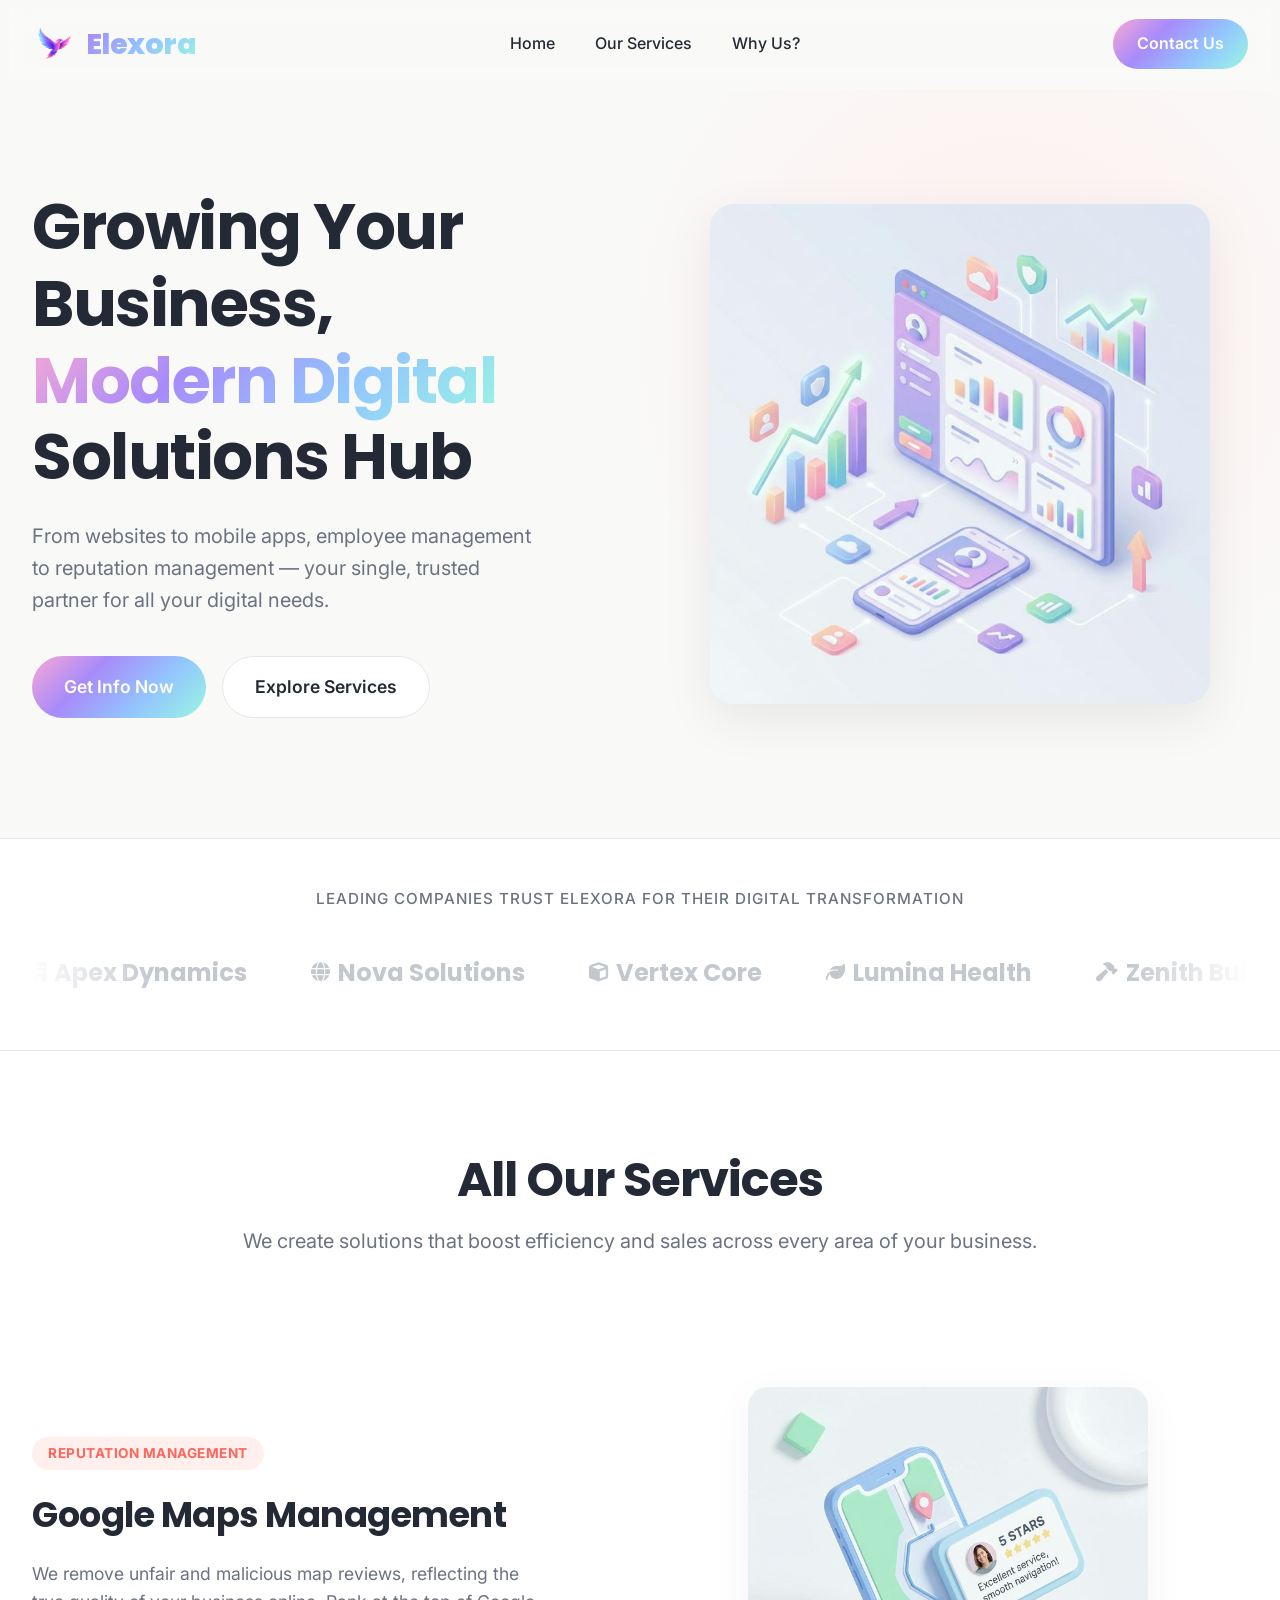
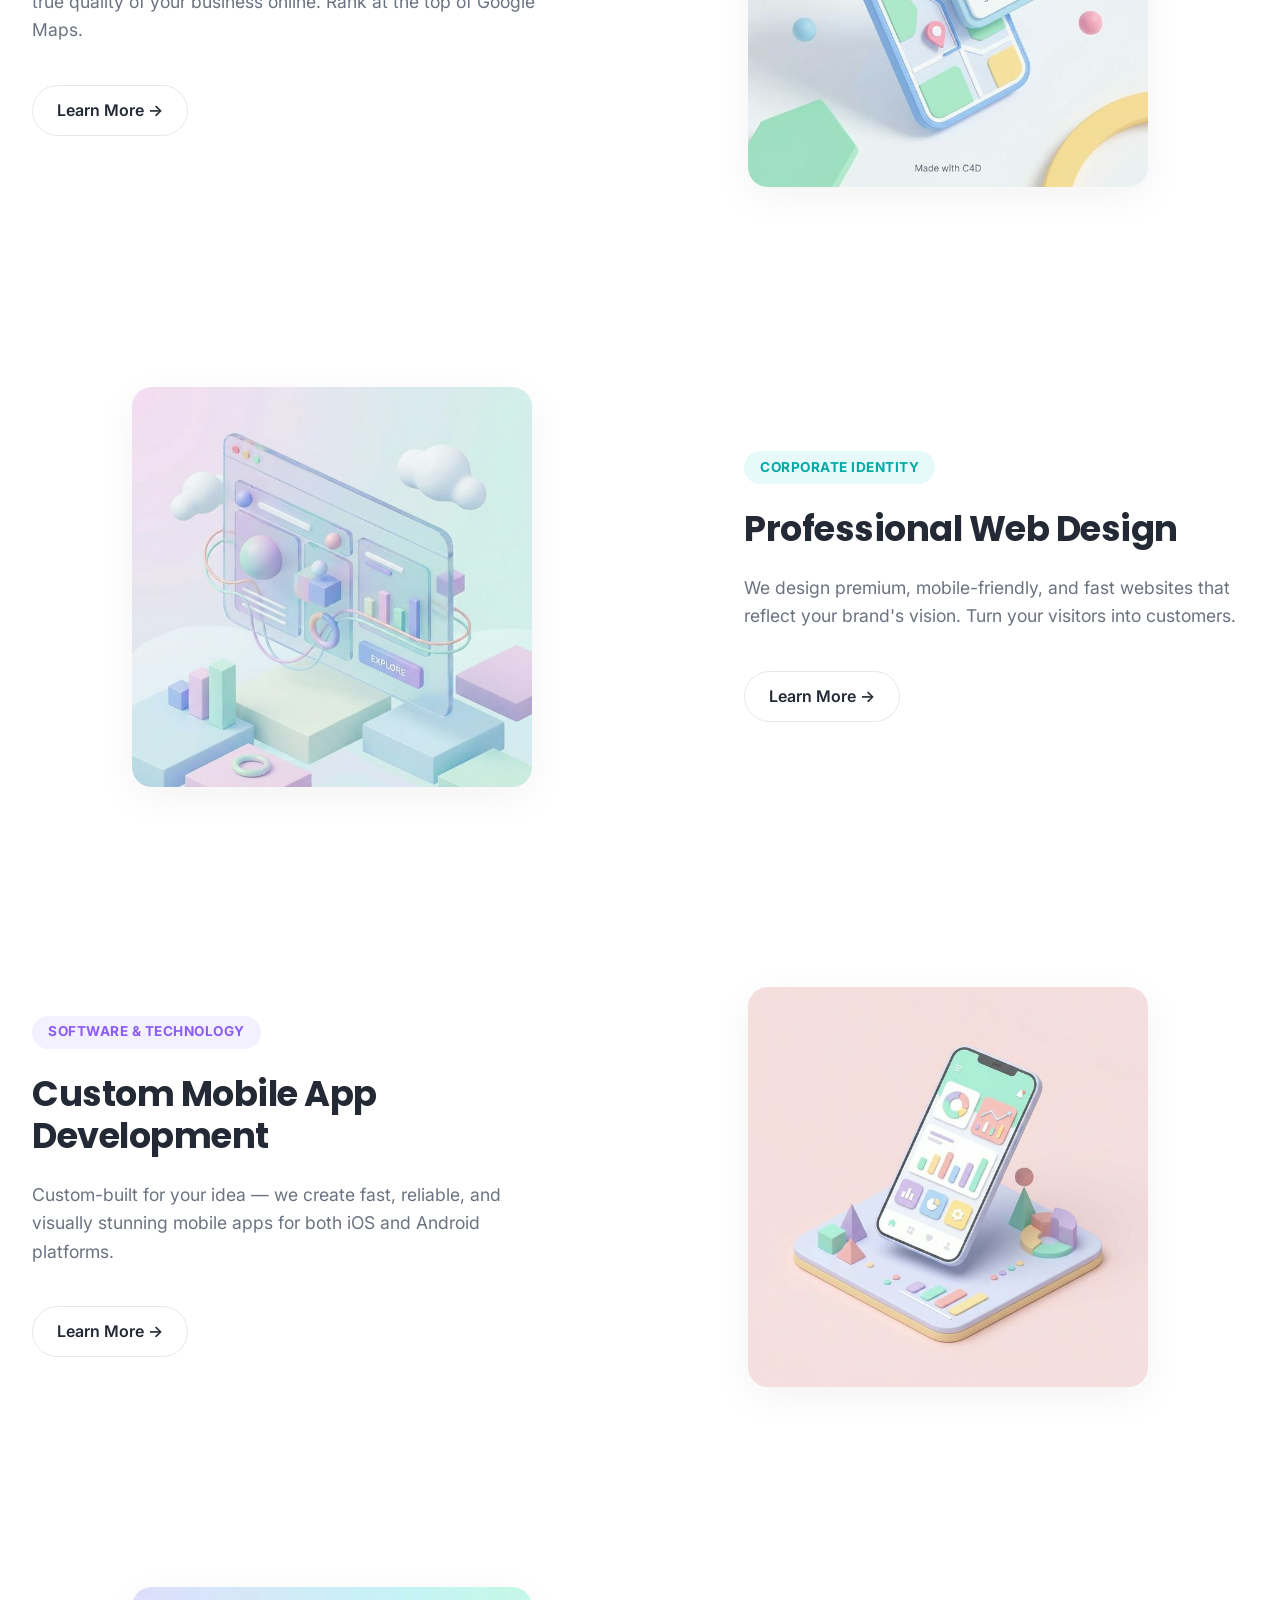
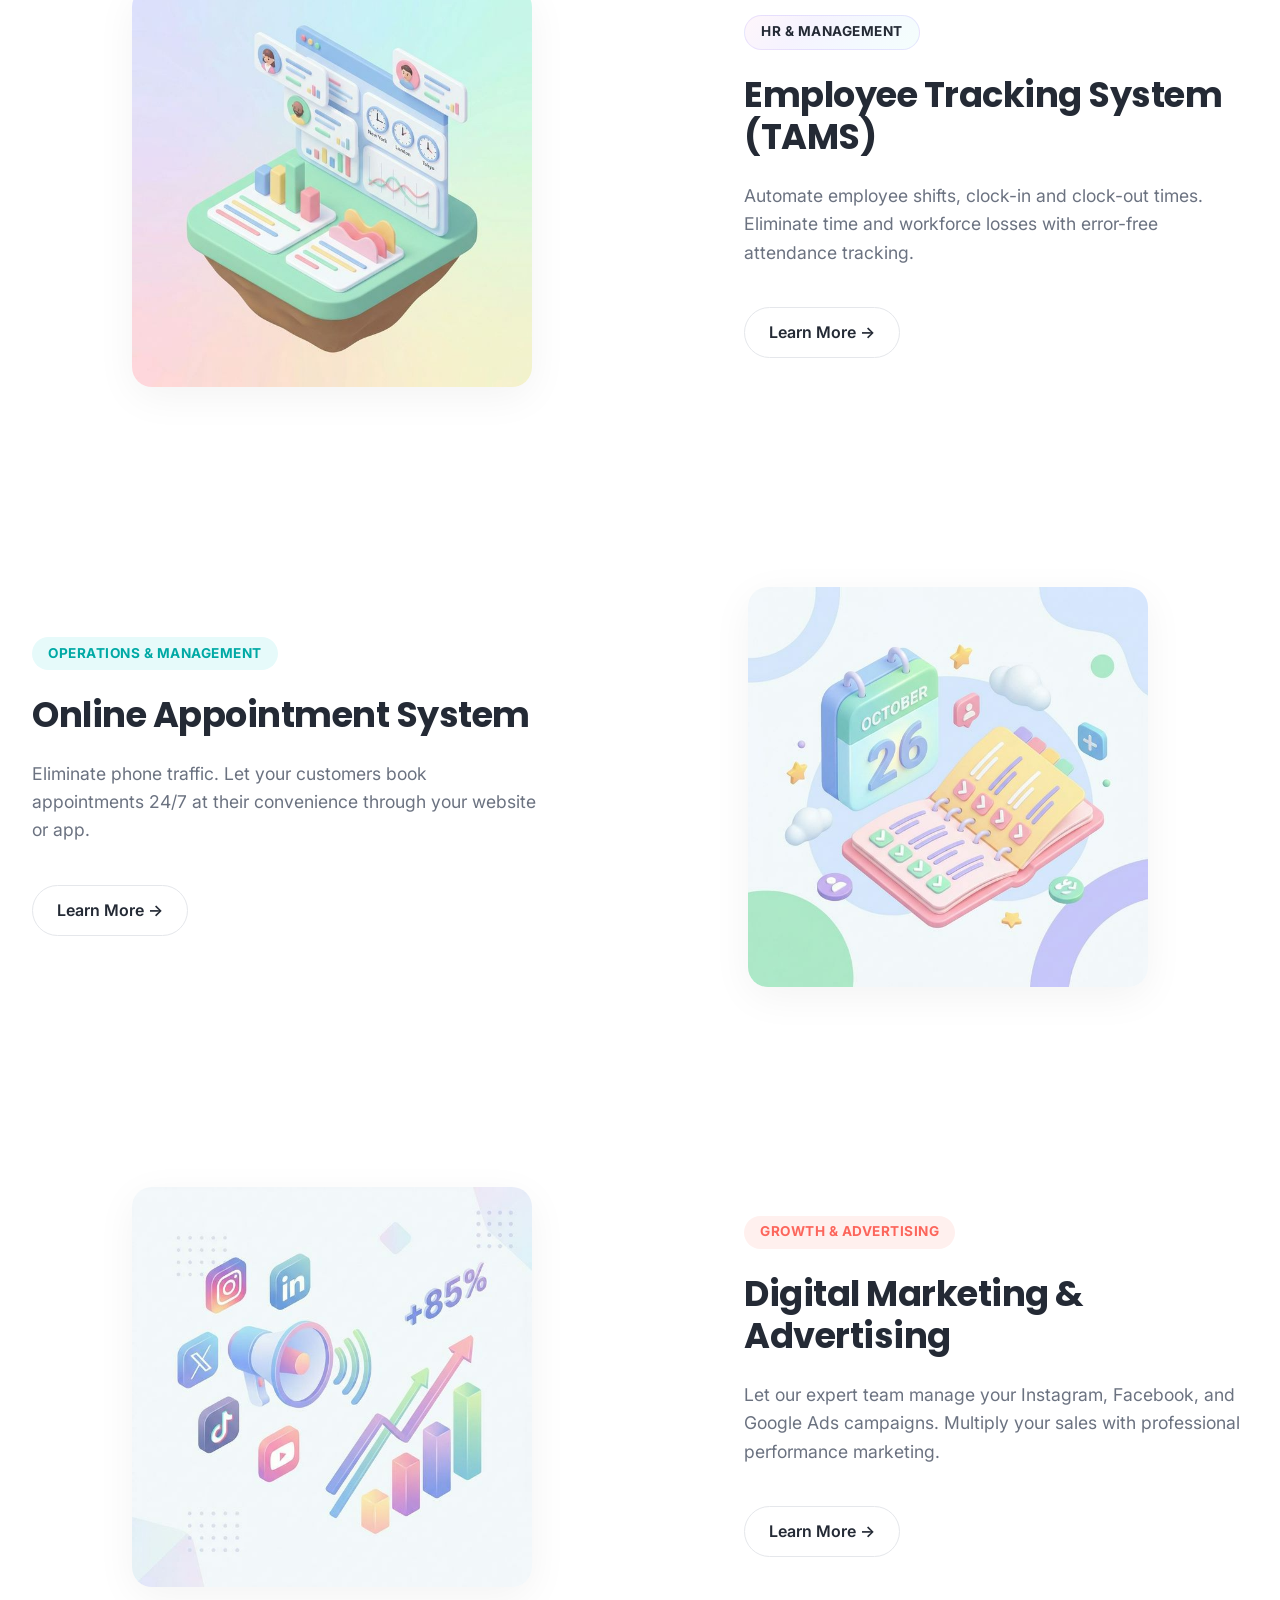
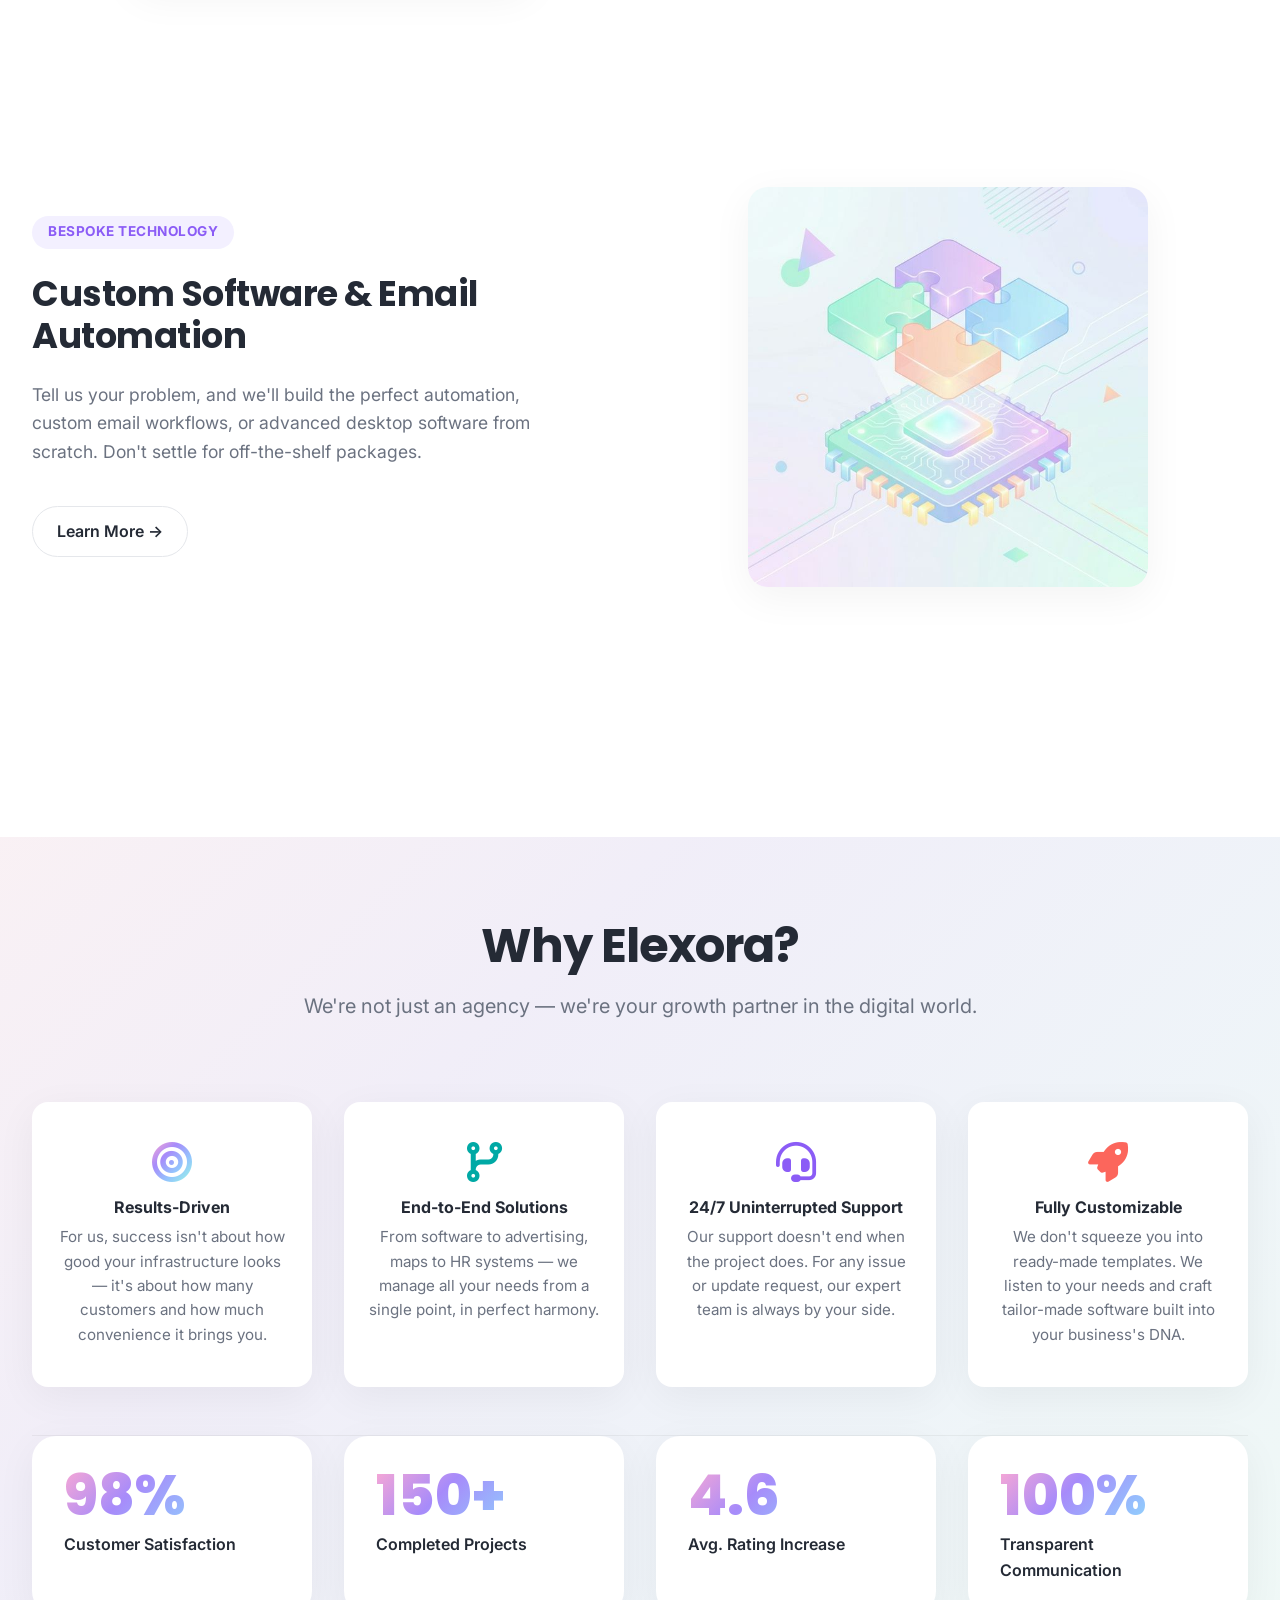
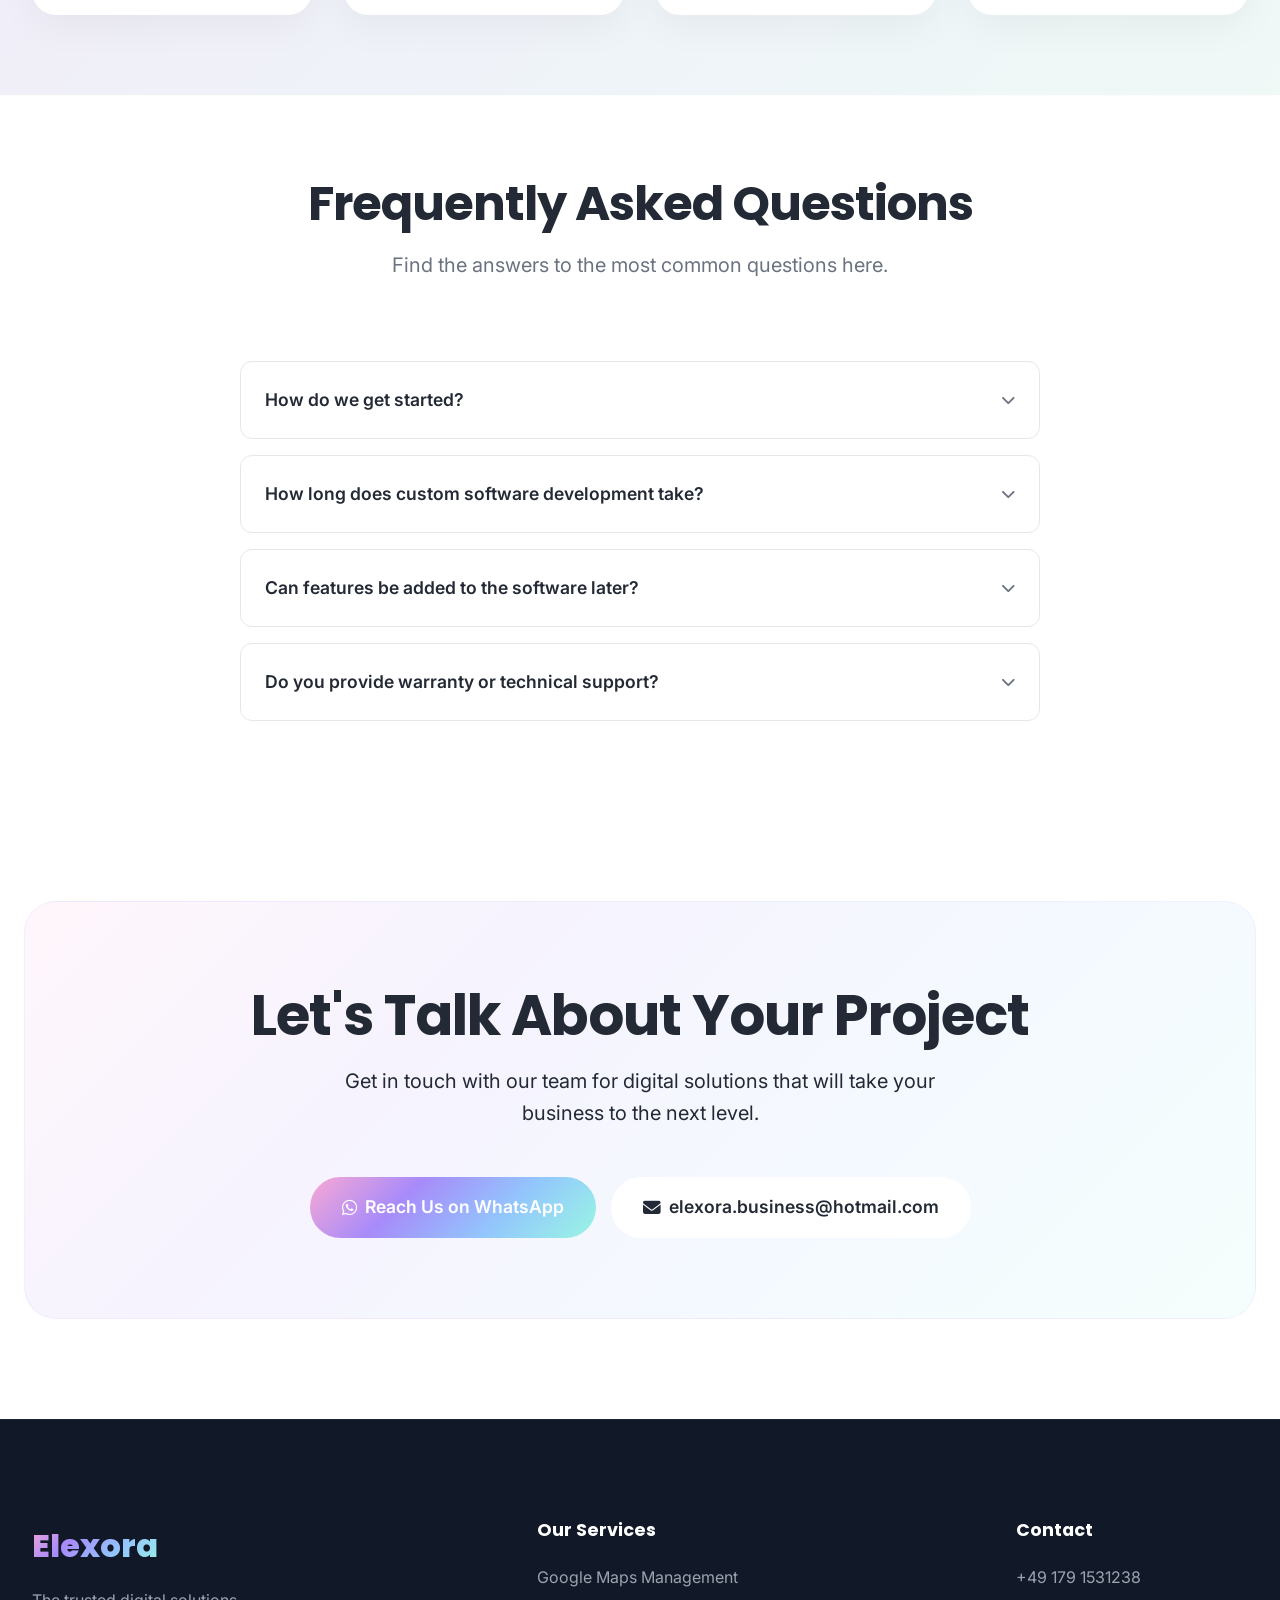
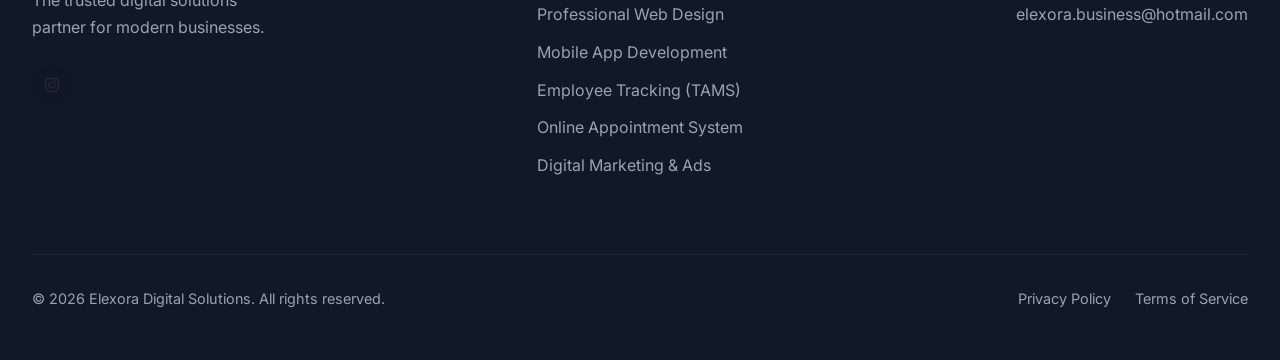
<file: index.html>
<!DOCTYPE html>
<html lang="en">

<head>
    <meta charset="UTF-8">
    <meta name="viewport" content="width=device-width, initial-scale=1.0">
    <meta name="google-site-verification" content="dcq_MFGlQkzLnc9Nci7_webc451wx24EDhbPxypkIJM" />
    <title>Elexora | Digital Solutions for Modern Businesses</title>
    <meta name="description"
        content="Elexora - Digital Solutions for Modern Businesses. Professional web design, mobile apps, Google Maps management and HR solutions.">
    <meta property="og:title" content="Elexora | Digital Solutions for Modern Businesses">
    <meta property="og:description"
        content="Digital Solutions for Modern Businesses. Professional web design, mobile apps, Google Maps management and HR solutions.">
    <meta property="og:image" content="https://elexora.org/images/icon.png">
    <meta property="og:url" content="https://elexora.org">
    <meta property="og:type" content="website">
    <!-- Google Fonts: Poppins for Headings, Inter for Body -->
    <link rel="preconnect" href="https://fonts.googleapis.com">
    <link rel="preconnect" href="https://fonts.gstatic.com" crossorigin>
    <link
        href="https://fonts.googleapis.com/css2?family=Inter:wght@400;500;600&family=Poppins:wght@500;600;700;800&display=swap"
        rel="stylesheet">
    <!-- Font Awesome -->
    <link rel="stylesheet" href="https://cdnjs.cloudflare.com/ajax/libs/font-awesome/6.4.0/css/all.min.css">
    <link rel="stylesheet" href="styles.css">
    <!-- Favicon -->
    <link rel="icon" type="image/x-icon" href="images/favicon.ico">
    <link rel="icon" type="image/png" sizes="32x32" href="images/icon.png">
    <link rel="icon" type="image/png" sizes="16x16" href="images/icon.png">
    <link rel="apple-touch-icon" sizes="180x180" href="images/icon.png">
    <link rel="shortcut icon" href="images/favicon.ico">
</head>

<body>

    <!-- Notification Top Bar -->
    <!-- Navigation -->
    <header class="navbar" id="navbar">
        <div class="container">
            <a href="index.html" class="logo"><img src="images/icon.png" alt="Elexora Logo"> Elexora</a>
            <nav class="nav-links">
                <a href="#home">Home</a>
                <a href="#services">Our Services</a>
                <a href="#why-us">Why Us?</a>
            </nav>
            <div class="nav-actions">
                <a href="#contact" class="btn btn-primary">Contact Us</a>
                <div class="mobile-menu-btn"><i class="fas fa-bars"></i></div>
            </div>
        </div>
    </header>

    <!-- Hero Section -->
    <section id="home" class="hero">
        <div class="hero-bg-accent"></div>
        <div class="container">
            <div class="hero-content">
                <div class="hero-text fade-in-up">
                    <h1>Growing Your Business,<br><span>Modern Digital</span> Solutions Hub
                    </h1>
                    <p>From websites to mobile apps, employee management to reputation
                        management — your single, trusted
                        partner for all your digital needs.</p>
                    <div class="hero-buttons">
                        <a href="https://wa.me/491791531238" target="_blank" class="btn btn-primary btn-large">Get
                            Info Now</a>
                        <a href="#services" class="btn btn-secondary btn-large">Explore
                            Services</a>
                    </div>
                </div>
                <!-- Main Hero Graphic -->
                <div class="hero-graphic fade-in-up delay-1"
                    style="display: flex; align-items: center; justify-content: center;">
                    <img src="images/hero_main.png" alt="Digital Solutions Hub"
                        style="width: 100%; max-width: 500px; border-radius: 24px; box-shadow: var(--shadow-hover);">
                </div>
            </div>
        </div>
    </section>

    <!-- Trusted By / Logos Section -->
    <section class="trusted-by">
        <div class="container" style="overflow: hidden;">
            <p>Leading companies trust Elexora for their digital transformation</p>
            <div class="marquee-wrapper">
                <div class="marquee-content">
                    <span class="logo-item"><i class="fas fa-building"></i> Apex Dynamics</span>
                    <span class="logo-item"><i class="fas fa-globe"></i> Nova Solutions</span>
                    <span class="logo-item"><i class="fas fa-cube"></i> Vertex Core</span>
                    <span class="logo-item"><i class="fas fa-leaf"></i> Lumina Health</span>
                    <span class="logo-item"><i class="fas fa-hammer"></i> Zenith Build</span>
                    <span class="logo-item"><i class="fas fa-truck"></i> Echo Logistics</span>
                    <!-- Duplicate for infinite scroll -->
                    <span class="logo-item" aria-hidden="true"><i class="fas fa-building"></i> Apex Dynamics</span>
                    <span class="logo-item" aria-hidden="true"><i class="fas fa-globe"></i> Nova Solutions</span>
                    <span class="logo-item" aria-hidden="true"><i class="fas fa-cube"></i> Vertex Core</span>
                    <span class="logo-item" aria-hidden="true"><i class="fas fa-leaf"></i> Lumina Health</span>
                    <span class="logo-item" aria-hidden="true"><i class="fas fa-hammer"></i> Zenith Build</span>
                    <span class="logo-item" aria-hidden="true"><i class="fas fa-truck"></i> Echo Logistics</span>
                </div>
            </div>
        </div>
    </section>

    <!-- Services Section -->
    <section id="services" class="services-wrapper">
        <div class="container">
            <div class="section-title text-center fade-in-up">
                <h2>All Our Services</h2>
                <p>We create solutions that boost efficiency and sales across every area
                    of your business.</p>
            </div>

            <!-- Feature 1: Maps Management -->
            <div class="feature-row">
                <div class="feature-text pr-5 fade-in-up">
                    <span class="tag tag-coral">Reputation Management</span>
                    <h3>Google Maps Management</h3>
                    <p>We remove unfair and malicious map reviews, reflecting the true quality
                        of your business online.
                        Rank at the top of Google Maps.</p>
                    <a href="harita-yonetimi.html" class="btn btn-secondary mt-3">Learn More
                        &rarr;</a>
                </div>
                <div class="feature-image fade-in-up delay-1">
                    <!-- Embedded Generated Image (Replace src with generated artifact path) -->
                    <img src="images/service_maps.png" alt="Google Maps Management"
                        style="width: 100%; max-width: 400px; border-radius: 20px; box-shadow: var(--shadow-soft);">
                </div>
            </div>

            <!-- Feature 2: Web Design -->
            <div class="feature-row reverse">
                <div class="feature-text pl-5 fade-in-up">
                    <span class="tag tag-teal">Corporate Identity</span>
                    <h3>Professional Web Design</h3>
                    <p>We design premium, mobile-friendly, and fast websites that reflect your
                        brand's vision. Turn your
                        visitors into customers.</p>
                    <a href="web-tasarim.html" class="btn btn-secondary mt-3">Learn More
                        &rarr;</a>
                </div>
                <div class="feature-image fade-in-up delay-1">
                    <img src="images/service_web.png" alt="Web Design Tool"
                        style="width: 100%; max-width: 400px; border-radius: 20px; box-shadow: var(--shadow-soft);">
                </div>
            </div>

            <!-- Feature 3: Mobile App -->
            <div class="feature-row">
                <div class="feature-text pr-5 fade-in-up">
                    <span class="tag tag-purple">Software & Technology</span>
                    <h3>Custom Mobile App Development</h3>
                    <p>Custom-built for your idea — we create fast, reliable, and visually
                        stunning mobile apps for both
                        iOS and Android platforms.</p>
                    <a href="mobil-uygulama.html" class="btn btn-secondary mt-3">Learn More
                        &rarr;</a>
                </div>
                <div class="feature-image fade-in-up delay-1">
                    <img src="images/service_mobile.png" alt="Mobile App Development"
                        style="width: 100%; max-width: 400px; border-radius: 20px; box-shadow: var(--shadow-soft);">
                </div>
            </div>

            <!-- Feature 4: Employee Tracking -->
            <div class="feature-row reverse">
                <div class="feature-text pl-5 fade-in-up">
                    <span class="tag tag-brand">HR & Management</span>
                    <h3>Employee Tracking System (TAMS)</h3>
                    <p>Automate employee shifts, clock-in and clock-out times. Eliminate time
                        and workforce losses with
                        error-free attendance tracking.</p>
                    <a href="personel-takip.html" class="btn btn-secondary mt-3">Learn More
                        &rarr;</a>
                </div>
                <div class="feature-image fade-in-up delay-1">
                    <img src="images/service_hr.png" alt="Employee Tracking Dashboard"
                        style="width: 100%; max-width: 400px; border-radius: 20px; box-shadow: var(--shadow-soft);">
                </div>
            </div>

            <!-- Feature 5: Appointment System -->
            <div class="feature-row">
                <div class="feature-text pr-5 fade-in-up">
                    <span class="tag tag-teal">Operations & Management</span>
                    <h3>Online Appointment System</h3>
                    <p>Eliminate phone traffic. Let your customers book appointments 24/7 at
                        their convenience through
                        your website or app.</p>
                    <a href="randevu-sistemi.html" class="btn btn-secondary mt-3">Learn More
                        &rarr;</a>
                </div>
                <div class="feature-image fade-in-up delay-1">
                    <img src="images/service_calendar.png" alt="Appointment Calendar"
                        style="width: 100%; max-width: 400px; border-radius: 20px; box-shadow: var(--shadow-soft);">
                </div>
            </div>

            <!-- Feature 6: Digital Marketing -->
            <div class="feature-row reverse">
                <div class="feature-text pl-5 fade-in-up">
                    <span class="tag tag-coral">Growth & Advertising</span>
                    <h3>Digital Marketing & Advertising</h3>
                    <p>Let our expert team manage your Instagram, Facebook, and Google Ads
                        campaigns. Multiply your
                        sales
                        with professional performance marketing.</p>
                    <a href="dijital-pazarlama.html" class="btn btn-secondary mt-3">Learn
                        More &rarr;</a>
                </div>
                <div class="feature-image fade-in-up delay-1">
                    <img src="images/service_marketing.png" alt="Digital Marketing Analytics" id="marketing-img"
                        style="width: 100%; max-width: 400px; border-radius: 20px; box-shadow: var(--shadow-soft);">
                </div>
            </div>

            <!-- Feature 7: Custom Software -->
            <div class="feature-row">
                <div class="feature-text pr-5 fade-in-up">
                    <span class="tag tag-purple">Bespoke Technology</span>
                    <h3>Custom Software & Email Automation</h3>
                    <p>Tell us your problem, and we'll build the perfect automation, custom
                        email workflows, or advanced
                        desktop software from scratch. Don't settle for off-the-shelf packages.</p>
                    <a href="ozel-yazilim.html" class="btn btn-secondary mt-3">Learn More
                        &rarr;</a>
                </div>
                <div class="feature-image fade-in-up delay-1">
                    <img src="images/service_custom_software.png" alt="Custom Software Development"
                        id="custom-software-img"
                        style="width: 100%; max-width: 400px; border-radius: 20px; box-shadow: var(--shadow-soft);">
                </div>
            </div>

        </div>
    </section>

    <!-- Expanded Why Us Section -->
    <section id="why-us" class="stats-section bg-brand-soft" style="padding: 5rem 0;">
        <div class="container">
            <div class="section-title text-center fade-in-up">
                <h2>Why Elexora?</h2>
                <p>We're not just an agency — we're your growth partner in the digital world.
                </p>
            </div>
            <div class="grid"
                style="display: grid; grid-template-columns: repeat(auto-fit, minmax(250px, 1fr)); gap: 2rem; margin-top: 3rem;">
                <!-- Reason 1 -->
                <div class="why-card fade-in-up"
                    style="background: white; border-radius: 16px; box-shadow: var(--shadow-soft); text-align: center; padding: 2.5rem 1.5rem;">
                    <i class="fas fa-bullseye"
                        style="font-size: 2.5rem; background: var(--color-brand-gradient); -webkit-background-clip: text; -webkit-text-fill-color: transparent; background-clip: text; margin-bottom: 1rem;"></i>
                    <h4 style="font-family: var(--font-heading); margin-bottom: 0.5rem;">
                        Results-Driven</h4>
                    <p style="color: var(--color-text-muted); font-size: 0.95rem; margin: 0;">
                        For us, success isn't
                        about how good your infrastructure looks — it's about how many customers and how much
                        convenience it brings you.
                    </p>
                </div>
                <!-- Reason 2 -->
                <div class="why-card fade-in-up delay-1"
                    style="background: white; border-radius: 16px; box-shadow: var(--shadow-soft); text-align: center; padding: 2.5rem 1.5rem;">
                    <i class="fas fa-code-branch"
                        style="font-size: 2.5rem; color: var(--text-teal); margin-bottom: 1rem;"></i>
                    <h4 style="font-family: var(--font-heading); margin-bottom: 0.5rem;">
                        End-to-End Solutions</h4>
                    <p style="color: var(--color-text-muted); font-size: 0.95rem; margin: 0;">
                        From software to
                        advertising, maps to HR systems — we manage all your needs from a single point, in perfect
                        harmony.
                    </p>
                </div>
                <!-- Reason 3 -->
                <div class="why-card fade-in-up delay-2"
                    style="background: white; border-radius: 16px; box-shadow: var(--shadow-soft); text-align: center; padding: 2.5rem 1.5rem;">
                    <i class="fas fa-headset"
                        style="font-size: 2.5rem; color: var(--text-purple); margin-bottom: 1rem;"></i>
                    <h4 style="font-family: var(--font-heading); margin-bottom: 0.5rem;">24/7
                        Uninterrupted Support</h4>
                    <p style="color: var(--color-text-muted); font-size: 0.95rem; margin: 0;">
                        Our support doesn't end
                        when the project does. For any issue or update request, our expert team is always by your
                        side.</p>
                </div>
                <!-- Reason 4 -->
                <div class="why-card fade-in-up delay-3"
                    style="background: white; border-radius: 16px; box-shadow: var(--shadow-soft); text-align: center; padding: 2.5rem 1.5rem;">
                    <i class="fas fa-rocket"
                        style="font-size: 2.5rem; color: var(--text-coral); margin-bottom: 1rem;"></i>
                    <h4 style="font-family: var(--font-heading); margin-bottom: 0.5rem;">
                        Fully Customizable</h4>
                    <p style="color: var(--color-text-muted); font-size: 0.95rem; margin: 0;">
                        We don't squeeze you into
                        ready-made templates. We listen to your needs and craft tailor-made software built into your
                        business's DNA.</p>
                </div>
            </div>

            <div class="stats-grid mt-5 pt-5" style="border-top: 1px solid rgba(0,0,0,0.05);">
                <div class="stat-item fade-in-up">
                    <span class="stat-number">98%</span>
                    <p>Customer Satisfaction</p>
                </div>
                <div class="stat-item fade-in-up delay-1">
                    <span class="stat-number">150+</span>
                    <p>Completed Projects</p>
                </div>
                <div class="stat-item fade-in-up delay-2">
                    <span class="stat-number">4.6</span>
                    <p>Avg. Rating Increase</p>
                </div>
                <div class="stat-item fade-in-up delay-3">
                    <span class="stat-number">100%</span>
                    <p>Transparent Communication</p>
                </div>
            </div>
        </div>
    </section>

    <!-- FAQ Section -->
    <section id="faq" style="padding: 5rem 0; background: white;">
        <div class="container">
            <div class="section-title text-center fade-in-up">
                <h2>Frequently Asked Questions</h2>
                <p>Find the answers to the most common questions here.</p>
            </div>
            <div class="faq-container"
                style="max-width: 800px; margin: 3rem auto 0; display: flex; flex-direction: column; gap: 1rem;">

                <details class="faq-item"
                    style="background: var(--bg-card); border-radius: 12px; padding: 1.5rem; cursor: pointer; border: 1px solid #E5E7EB;">
                    <summary
                        style="font-family: var(--font-heading); font-weight: 600; font-size: 1.1rem; outline: none; list-style: none; display: flex; justify-content: space-between; align-items: center;">
                        How do we get started? <i class="fas fa-chevron-down"
                            style="color: var(--color-text-muted); font-size: 0.9rem;"></i></summary>
                    <p style="margin-top: 1rem; color: var(--color-text-muted); line-height: 1.6;">First, we listen to
                        you and conduct a free analysis meeting (online or face-to-face). After understanding your
                        challenges, we present a roadmap with the most suitable solutions and budget. Once approved, we
                        get to work immediately.</p>
                </details>

                <details class="faq-item"
                    style="background: var(--bg-card); border-radius: 12px; padding: 1.5rem; cursor: pointer; border: 1px solid #E5E7EB;">
                    <summary
                        style="font-family: var(--font-heading); font-weight: 600; font-size: 1.1rem; outline: none; list-style: none; display: flex; justify-content: space-between; align-items: center;">
                        How long does custom software development take? <i class="fas fa-chevron-down"
                            style="color: var(--color-text-muted); font-size: 0.9rem;"></i></summary>
                    <p style="margin-top: 1rem; color: var(--color-text-muted); line-height: 1.6;">While it varies
                        depending on the scope, simple integrations take 1-2 weeks, and more comprehensive automation or
                        CRM/TAMS panels are completed in 4-8 weeks. We provide a clear timeline during the planning
                        phase.</p>
                </details>

                <details class="faq-item"
                    style="background: var(--bg-card); border-radius: 12px; padding: 1.5rem; cursor: pointer; border: 1px solid #E5E7EB;">
                    <summary
                        style="font-family: var(--font-heading); font-weight: 600; font-size: 1.1rem; outline: none; list-style: none; display: flex; justify-content: space-between; align-items: center;">
                        Can features be added to the software later? <i class="fas fa-chevron-down"
                            style="color: var(--color-text-muted); font-size: 0.9rem;"></i></summary>
                    <p style="margin-top: 1rem; color: var(--color-text-muted); line-height: 1.6;">Absolutely.
                        All systems we develop have a modular and scalable architecture. As your business grows or new
                        needs arise, we can quickly integrate new features into your software.
                    </p>
                </details>

                <details class="faq-item"
                    style="background: var(--bg-card); border-radius: 12px; padding: 1.5rem; cursor: pointer; border: 1px solid #E5E7EB;">
                    <summary
                        style="font-family: var(--font-heading); font-weight: 600; font-size: 1.1rem; outline: none; list-style: none; display: flex; justify-content: space-between; align-items: center;">
                        Do you provide warranty or technical support? <i class="fas fa-chevron-down"
                            style="color: var(--color-text-muted); font-size: 0.9rem;"></i></summary>
                    <p style="margin-top: 1rem; color: var(--color-text-muted); line-height: 1.6;">All of our
                        coded software products are covered under a 1-year warranty against any bugs or system
                        errors.</p>
                </details>
            </div>
        </div>
    </section>

    <!-- CTA Section -->
    <section id="contact" class="bottom-cta">
        <div class="container text-center px-4">
            <div class="cta-inner fade-in-up">
                <h2>Let's Talk About Your Project</h2>
                <p>Get in touch with our team for digital solutions that will take your
                    business to the next level.</p>
                <div class="cta-buttons" style="display: flex; gap: 15px; justify-content: center; flex-wrap: wrap;">
                    <a href="https://wa.me/491791531238" target="_blank" class="btn btn-primary btn-large">
                        <i class="fab fa-whatsapp"></i> Reach Us on WhatsApp
                    </a>
                    <a href="mailto:elexora.business@hotmail.com" class="btn btn-white btn-large">
                        <i class="fas fa-envelope"></i> elexora.business@hotmail.com
                    </a>
                </div>
            </div>
        </div>
    </section>

    <!-- Footer -->
    <footer class="site-footer">
        <div class="container">
            <div class="footer-grid">
                <div class="footer-brand">
                    <a href="#" class="footer-logo">Elexora</a>
                    <p>The trusted digital solutions <br>partner for modern businesses.</p>
                    <div class="social-links">
                        <a href="https://instagram.com/elexora.business" target="_blank"><i
                                class="fab fa-instagram"></i></a>
                    </div>
                </div>
                <div class="footer-links">
                    <h4>Our Services</h4>
                    <ul>
                        <li><a href="harita-yonetimi.html">Google Maps Management</a></li>
                        <li><a href="web-tasarim.html">Professional Web Design</a>
                        </li>
                        <li><a href="mobil-uygulama.html">Mobile App Development</a>
                        </li>
                        <li><a href="personel-takip.html">Employee Tracking (TAMS)</a>
                        </li>
                        <li><a href="randevu-sistemi.html">Online Appointment
                                System</a></li>
                        <li><a href="dijital-pazarlama.html">Digital Marketing
                                & Ads</a></li>
                    </ul>
                </div>
                <div class="footer-links">
                    <h4>Contact</h4>
                    <ul>
                        <li><a href="tel:+491791531238">+49 179 1531238</a></li>
                        <li><a href="mailto:elexora.business@hotmail.com">elexora.business@hotmail.com</a></li>

                    </ul>
                </div>
            </div>
            <div class="footer-bottom">
                <p>&copy; 2026 Elexora Digital Solutions. All rights reserved.</p>
                <div class="legal-links">
                    <a href="#">Privacy Policy</a>
                    <a href="#">Terms of Service</a>
                </div>
            </div>
        </div>
    </footer>
    <script src="script.js"></script>
</body>

</html>
</file>
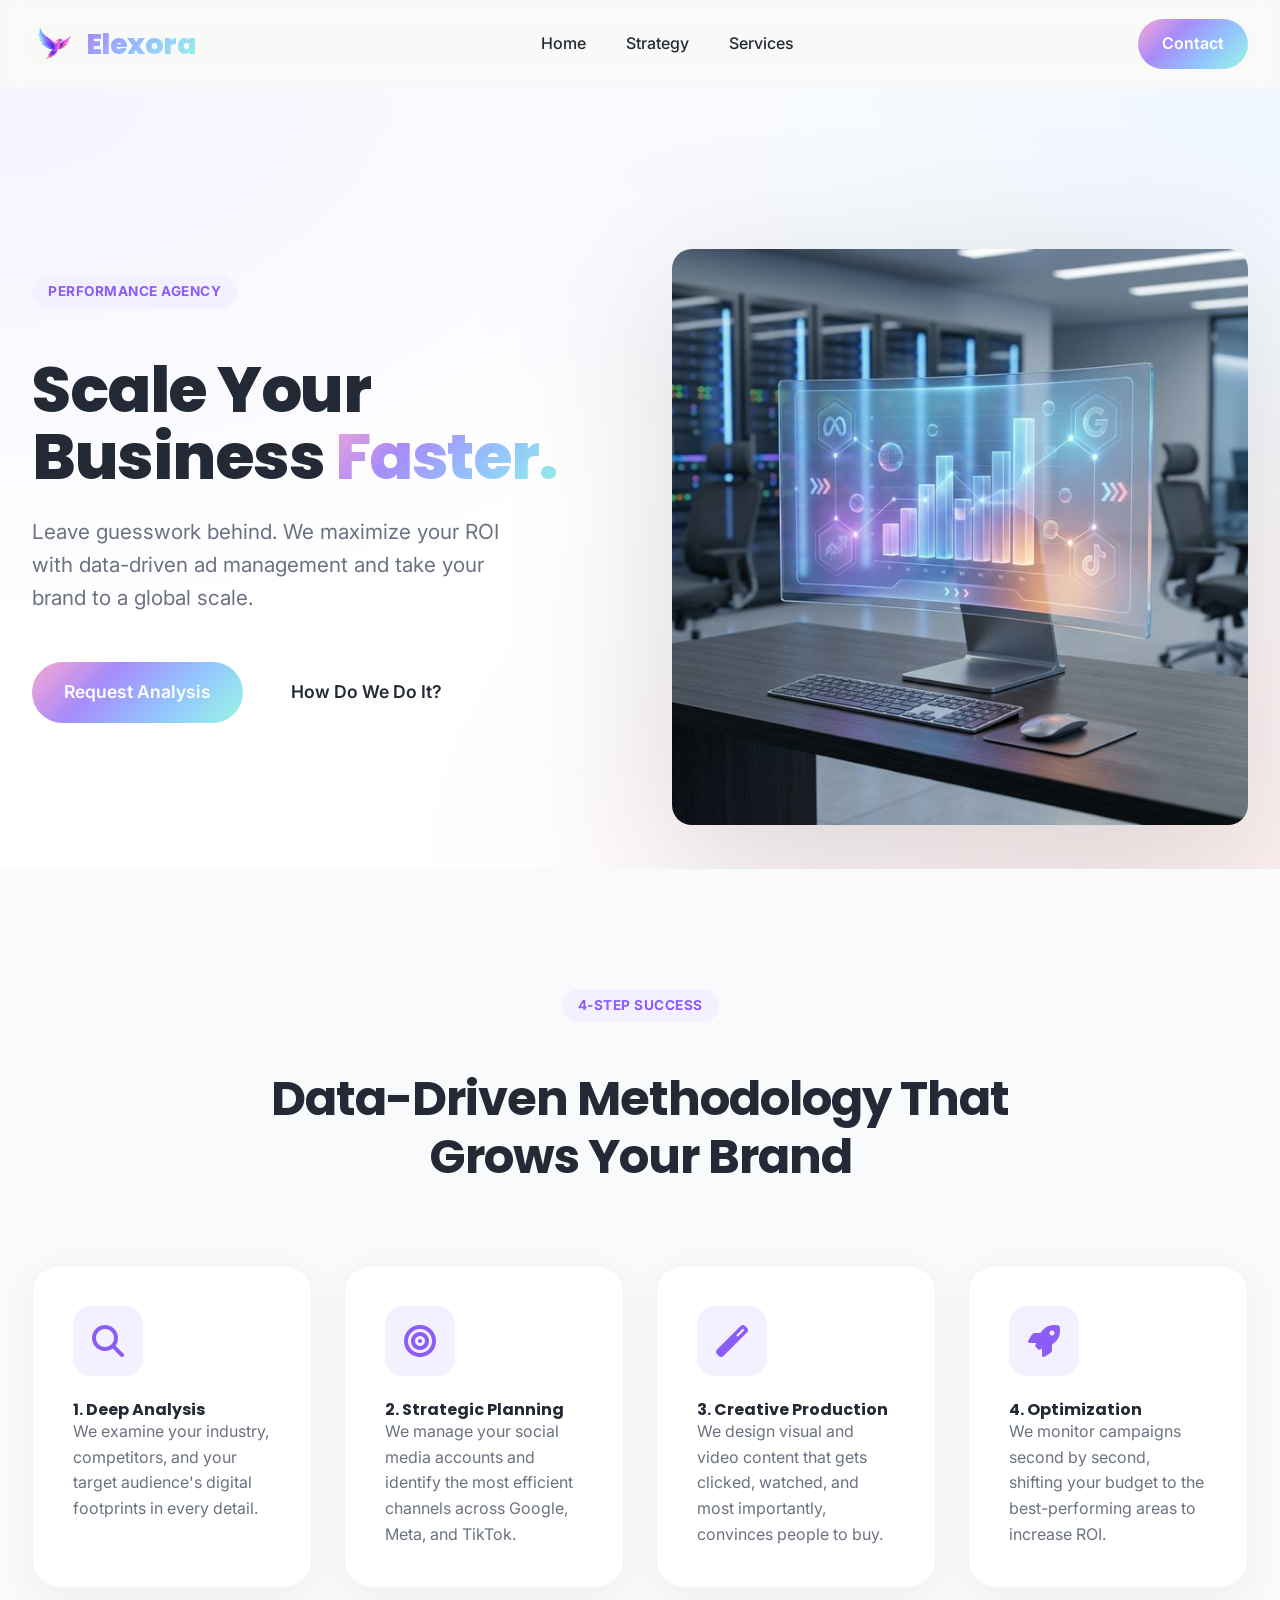
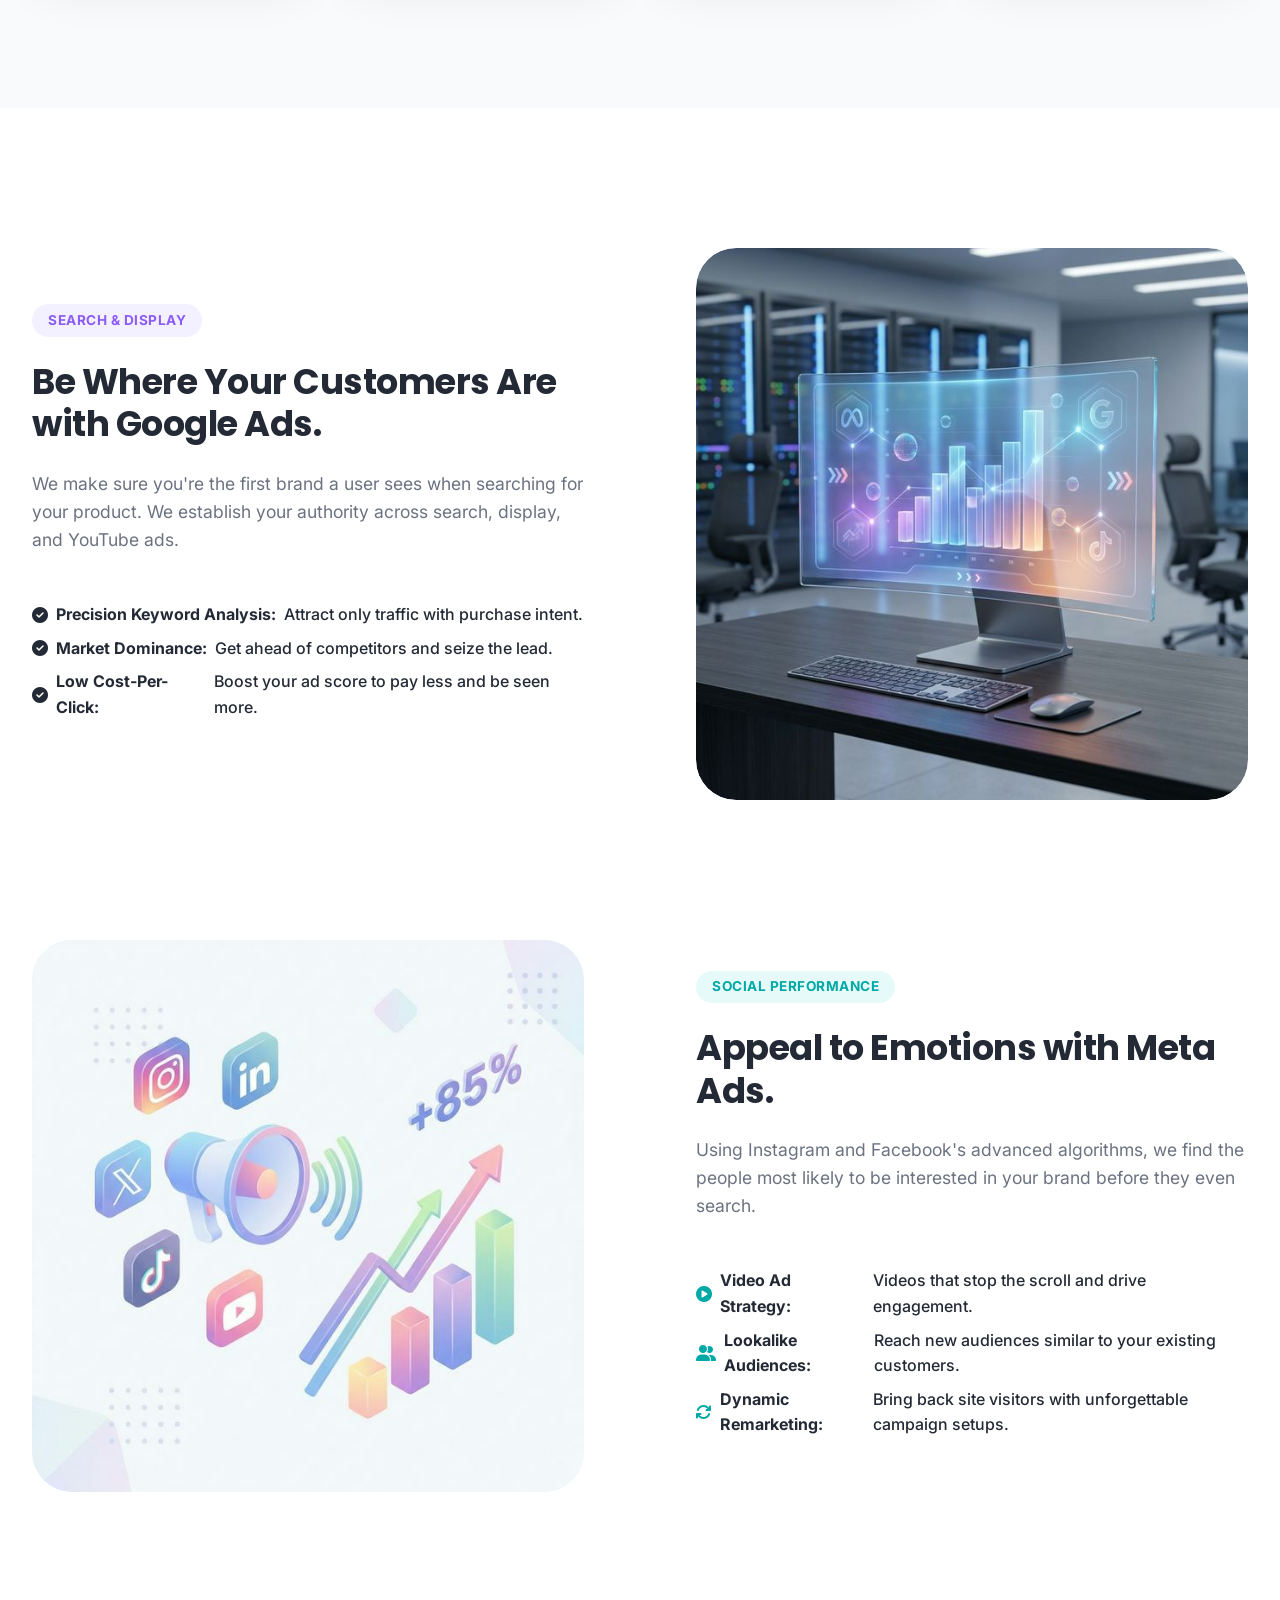
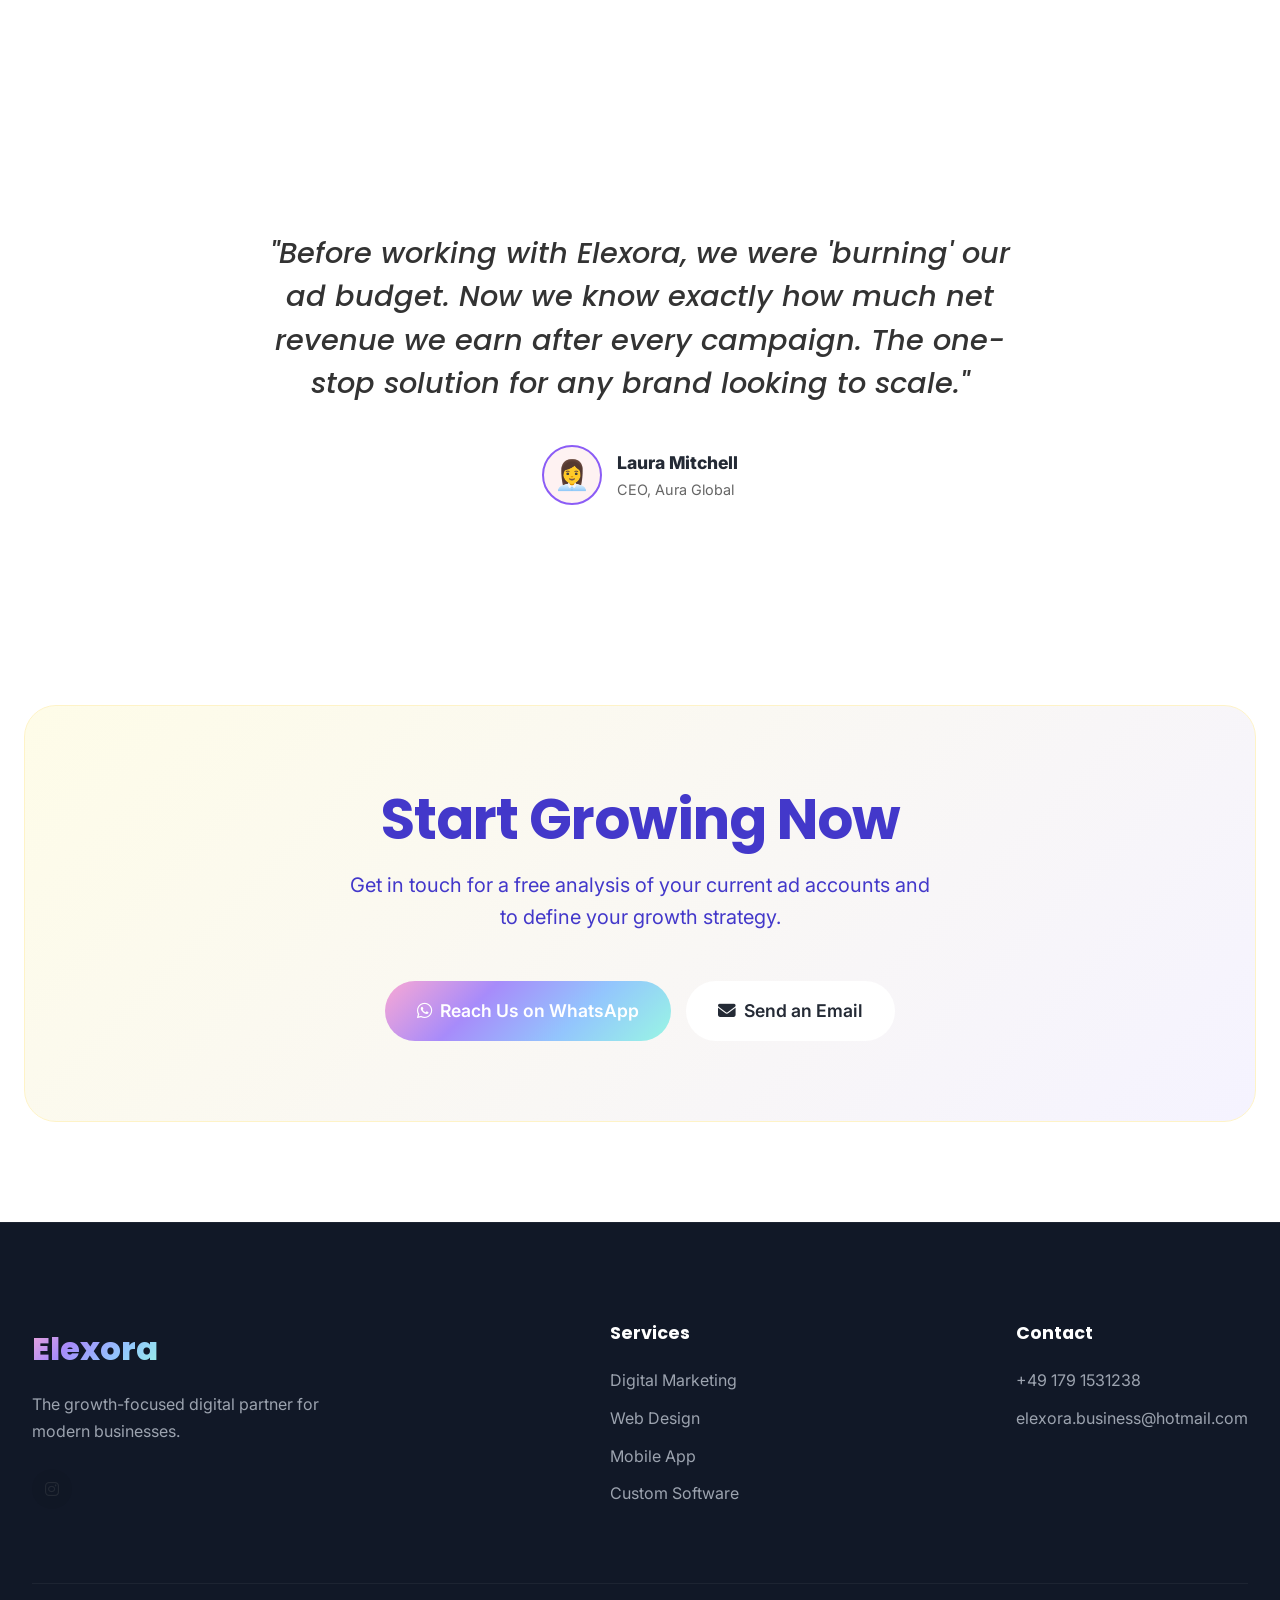
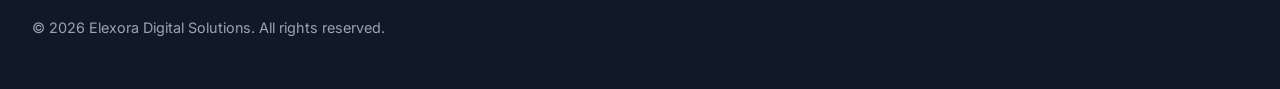
<file: dijital-pazarlama.html>
<!DOCTYPE html>
<html lang="en">

<head>
    <meta charset="UTF-8">
    <meta name="viewport" content="width=device-width, initial-scale=1.0">
    <title>Performance Marketing & Advertising | Elexora</title>
    <meta name="description"
        content="Elexora - Data-driven digital marketing, Google Ads and Meta ad management. Performance solutions that scale your business.">
    <!-- Google Fonts -->
    <link rel="preconnect" href="https://fonts.googleapis.com">
    <link rel="preconnect" href="https://fonts.gstatic.com" crossorigin>
    <link
        href="https://fonts.googleapis.com/css2?family=Inter:wght@400;500;600&family=Poppins:wght@500;600;700;800&display=swap"
        rel="stylesheet">
    <!-- Font Awesome -->
    <link rel="stylesheet" href="https://cdnjs.cloudflare.com/ajax/libs/font-awesome/6.4.0/css/all.min.css">
    <link rel="stylesheet" href="styles.css">
    <style>
        .hero-marketing {
            position: relative;
            padding: 160px 0 120px 0;
            background: radial-gradient(at 0% 0%, #f5f3ff 0px, transparent 50%),
                radial-gradient(at 100% 0%, #eff6ff 0px, transparent 50%),
                radial-gradient(at 100% 100%, #fff1f2 0px, transparent 50%);
            background-color: white;
            overflow: hidden;
        }

        .growth-card {
            background: white;
            padding: 2.5rem;
            border-radius: 28px;
            box-shadow: var(--shadow-soft);
            transition: all 0.4s cubic-bezier(0.4, 0, 0.2, 1);
            border: 1px solid #f1f5f9;
            height: 100%;
        }

        .growth-card:hover {
            transform: translateY(-10px);
            box-shadow: var(--shadow-hover);
            border-color: var(--text-purple);
        }

        .growth-icon {
            font-size: 2rem;
            margin-bottom: 1.5rem;
            color: var(--text-purple);
            background: var(--bg-pastel-purple);
            width: 70px;
            height: 70px;
            display: flex;
            align-items: center;
            justify-content: center;
            border-radius: 18px;
        }
    </style>
    <!-- Favicon -->
    <link rel="icon" type="image/x-icon" href="images/favicon.ico">
    <link rel="icon" type="image/png" sizes="32x32" href="images/icon.png">
    <link rel="apple-touch-icon" sizes="180x180" href="images/icon.png">
    <link rel="shortcut icon" href="images/favicon.ico">
</head>

<body>

    <!-- Navigation -->
    <header class="navbar scrolled" id="navbar">
        <div class="container">
            <a href="index.html" class="logo"><img src="images/icon.png" alt="Elexora Logo"> Elexora</a>
            <nav class="nav-links">
                <a href="index.html#home">Home</a>
                <a href="#strategy">Strategy</a>
                <a href="#services">Services</a>
            </nav>
            <div class="nav-actions">
                <a href="#contact" class="btn btn-primary">Contact</a>
                <div class="mobile-menu-btn"><i class="fas fa-bars"></i></div>
            </div>
        </div>
    </header>

    <!-- Hero Section -->
    <section class="hero-marketing">
        <div class="container">
            <div class="hero-content">
                <div class="hero-text fade-in-up">
                    <span class="tag tag-purple">Performance Agency</span>
                    <h1
                        style="font-size: clamp(2.5rem, 8vw, 4rem); line-height: 1.05; margin: 1.5rem 0; font-weight: 800;">
                        Scale Your
                        Business <span
                            style="background: var(--color-brand-gradient); -webkit-background-clip: text; -webkit-text-fill-color: transparent; background-clip: text;">Faster.</span>
                    </h1>
                    <p
                        style="font-size: 1.3rem; color: var(--color-text-muted); margin-bottom: 3rem; line-height: 1.6;">
                        Leave guesswork behind. We maximize your ROI with data-driven ad management and take your brand
                        to a global scale.</p>
                    <div class="hero-buttons">
                        <a href="#contact" class="btn btn-primary btn-large">Request Analysis</a>
                        <a href="#strategy" class="btn btn-white btn-large">How Do We Do It?</a>
                    </div>
                </div>
                <div class="hero-graphic fade-in-up delay-1" style="text-align: center;">
                    <img src="images/marketing_hero.png" alt="Marketing Performance Analytics Mockup"
                        style="width: 100%; max-width: 650px; height: auto; border-radius: 20px; filter: drop-shadow(0 40px 80px rgba(0, 0, 0, 0.15));">
                </div>
            </div>
        </div>
    </section>

    <!-- Core Process -->
    <section id="strategy" style="padding: 120px 0; background-color: #f8fafc;">
        <div class="container">
            <div class="section-title text-center fade-in-up" style="max-width: 800px; margin: 0 auto;">
                <span class="tag tag-purple">4-Step Success</span>
                <h2 style="margin-top: 1.5rem;">Data-Driven Methodology That Grows Your Brand</h2>
            </div>
            <div class="grid"
                style="display: grid; grid-template-columns: repeat(auto-fit, minmax(260px, 1fr)); gap: 2rem; margin-top: 5rem;">
                <div class="growth-card fade-in-up">
                    <div class="growth-icon"><i class="fas fa-search"></i></div>
                    <h4>1. Deep Analysis</h4>
                    <p style="color: var(--color-text-muted);">We examine your industry, competitors, and your target
                        audience's digital footprints in every detail.</p>
                </div>
                <div class="growth-card fade-in-up delay-1">
                    <div class="growth-icon"><i class="fas fa-bullseye"></i></div>
                    <h4>2. Strategic Planning</h4>
                    <p style="color: var(--color-text-muted);">We manage your social media accounts and identify the
                        most efficient channels across Google, Meta, and TikTok.</p>
                </div>
                <div class="growth-card fade-in-up delay-2">
                    <div class="growth-icon"><i class="fas fa-magic"></i></div>
                    <h4>3. Creative Production</h4>
                    <p style="color: var(--color-text-muted);">We design visual and video content that gets clicked,
                        watched, and most importantly, convinces people to buy.</p>
                </div>
                <div class="growth-card fade-in-up delay-3">
                    <div class="growth-icon"><i class="fas fa-rocket"></i></div>
                    <h4>4. Optimization</h4>
                    <p style="color: var(--color-text-muted);">We monitor campaigns second by second, shifting your
                        budget to the best-performing areas to increase ROI.</p>
                </div>
            </div>
        </div>
    </section>

    <!-- Detailed Features -->
    <section id="services" class="services-wrapper" style="padding: 140px 0; background: white;">
        <div class="container">

            <!-- Google Ads Row -->
            <div class="feature-row">
                <div class="feature-text pr-5 fade-in-up">
                    <span class="tag tag-purple">Search & Display</span>
                    <h3>Be Where Your Customers Are with Google Ads.</h3>
                    <p>We make sure you're the first brand a user sees when searching for your product. We establish
                        your
                        authority across search, display, and YouTube ads.</p>
                    <ul class="bullet-list mt-5">
                        <li><i class="fas fa-check-circle text-purple"></i> <strong>Precision Keyword Analysis:</strong>
                            Attract only traffic with purchase intent.</li>
                        <li><i class="fas fa-check-circle text-purple"></i> <strong>Market Dominance:</strong>
                            Get ahead of competitors and seize the lead.</li>
                        <li><i class="fas fa-check-circle text-purple"></i> <strong>Low Cost-Per-Click:</strong>
                            Boost your ad score to pay less and be seen more.</li>
                    </ul>
                </div>
                <div class="feature-image bg-pastel-purple fade-in-up delay-1"
                    style="height: auto; min-height: 480px; overflow: hidden; border-radius: 40px; padding: 0; display: flex; align-items: center; justify-content: center;">
                    <img src="images/marketing_hero.png" alt="Google Ads Management"
                        style="width: 100%; height: auto; border-radius: 40px;">
                </div>
            </div>

            <!-- Meta / Social Ads Row -->
            <div class="feature-row reverse" style="margin-top: 140px;">
                <div class="feature-text pl-5 fade-in-up">
                    <span class="tag tag-teal">Social Performance</span>
                    <h3>Appeal to Emotions with Meta Ads.</h3>
                    <p>Using Instagram and Facebook's advanced algorithms, we find the people most likely to be
                        interested in your brand before they even search.</p>
                    <ul class="bullet-list mt-5">
                        <li><i class="fas fa-play-circle text-teal"></i> <strong>Video Ad Strategy:</strong>
                            Videos that stop the scroll and drive engagement.</li>
                        <li><i class="fas fa-user-friends text-teal"></i> <strong>Lookalike Audiences:</strong> Reach
                            new audiences similar to your existing customers.</li>
                        <li><i class="fas fa-sync text-teal"></i> <strong>Dynamic Remarketing:</strong> Bring back site
                            visitors with unforgettable campaign setups.</li>
                    </ul>
                </div>
                <div class="feature-image bg-pastel-teal fade-in-up delay-1"
                    style="height: auto; min-height: 480px; overflow: hidden; border-radius: 40px; padding: 0; display: flex; align-items: center; justify-content: center;">
                    <img src="images/service_marketing.png" alt="Meta & Social Ads Management"
                        style="width: 100%; height: auto; border-radius: 40px;">
                </div>
            </div>

        </div>
    </section>


    <!-- Testimonial -->
    <section style="padding: 100px 0; background: white;">
        <div class="container text-center" style="max-width: 850px;">
            <p
                style="font-size: 1.8rem; font-weight: 500; font-family: 'Poppins', sans-serif; line-height: 1.5; color: #333; font-style: italic;">
                "Before working with Elexora, we were 'burning' our ad budget. Now we know exactly how much net revenue
                we earn after every campaign. The one-stop solution for any brand looking to scale."
            </p>
            <div style="margin-top: 40px; display: flex; align-items: center; justify-content: center; gap: 15px;">
                <div
                    style="width: 60px; height: 60px; border-radius: 50%; background: #fef2f2; border: 2px solid var(--text-purple); display: flex; align-items: center; justify-content: center; font-size: 1.8rem;">
                    👩‍💼
                </div>
                <div style="text-align: left;">
                    <p style="font-weight: 800; font-size: 1.1rem; margin-bottom: 0;">Laura Mitchell</p>
                    <p style="color: #666; font-size: 0.9rem;">CEO, Aura Global</p>
                </div>
            </div>
        </div>
    </section>

    <!-- CTA Section -->
    <section id="contact" class="bottom-cta">
        <div class="container text-center px-4">
            <div class="cta-inner fade-in-up"
                style="background: linear-gradient(135deg, #fefce8 0%, #f5f3ff 100%); border: 1px solid #fef3c7;">
                <h2 style="color: #4338ca;">Start Growing Now</h2>
                <p style="color: #4338ca;">Get in touch for a free analysis of your current ad accounts and to
                    define your growth strategy.</p>
                <div class="cta-buttons"
                    style="display: flex; gap: 15px; justify-content: center; flex-wrap: wrap; margin-top: 2.5rem;">
                    <a href="https://wa.me/491791531238" target="_blank" class="btn btn-primary btn-large">
                        <i class="fab fa-whatsapp"></i> Reach Us on WhatsApp
                    </a>
                    <a href="mailto:elexora.business@hotmail.com" class="btn btn-white btn-large">
                        <i class="fas fa-envelope"></i> Send an Email
                    </a>
                </div>
            </div>
        </div>
    </section>

    <!-- Footer -->
    <footer class="site-footer bg-dark">
        <div class="container">
            <div class="footer-grid">
                <div class="footer-brand">
                    <a href="index.html" class="footer-logo">Elexora</a>
                    <p>The growth-focused digital partner for modern businesses.</p>
                    <div class="social-links">
                        <a href="https://instagram.com/elexora.business" target="_blank"><i
                                class="fab fa-instagram"></i></a>
                    </div>
                </div>
                <div class="footer-links">
                    <h4>Services</h4>
                    <ul>
                        <li><a href="dijital-pazarlama.html">Digital Marketing</a></li>
                        <li><a href="web-tasarim.html">Web Design</a></li>
                        <li><a href="mobil-uygulama.html">Mobile App</a></li>
                        <li><a href="ozel-yazilim.html">Custom Software</a></li>
                    </ul>
                </div>
                <div class="footer-links">
                    <h4>Contact</h4>
                    <ul>
                        <li><a href="tel:+491791531238">+49 179 1531238</a></li>
                        <li><a href="mailto:elexora.business@hotmail.com">elexora.business@hotmail.com</a></li>
                    </ul>
                </div>
            </div>
            <div class="footer-bottom">
                <p>&copy; 2026 Elexora Digital Solutions. All rights reserved.</p>
            </div>
        </div>
    </footer>
    <script src="script.js"></script>
</body>

</html>
</file>
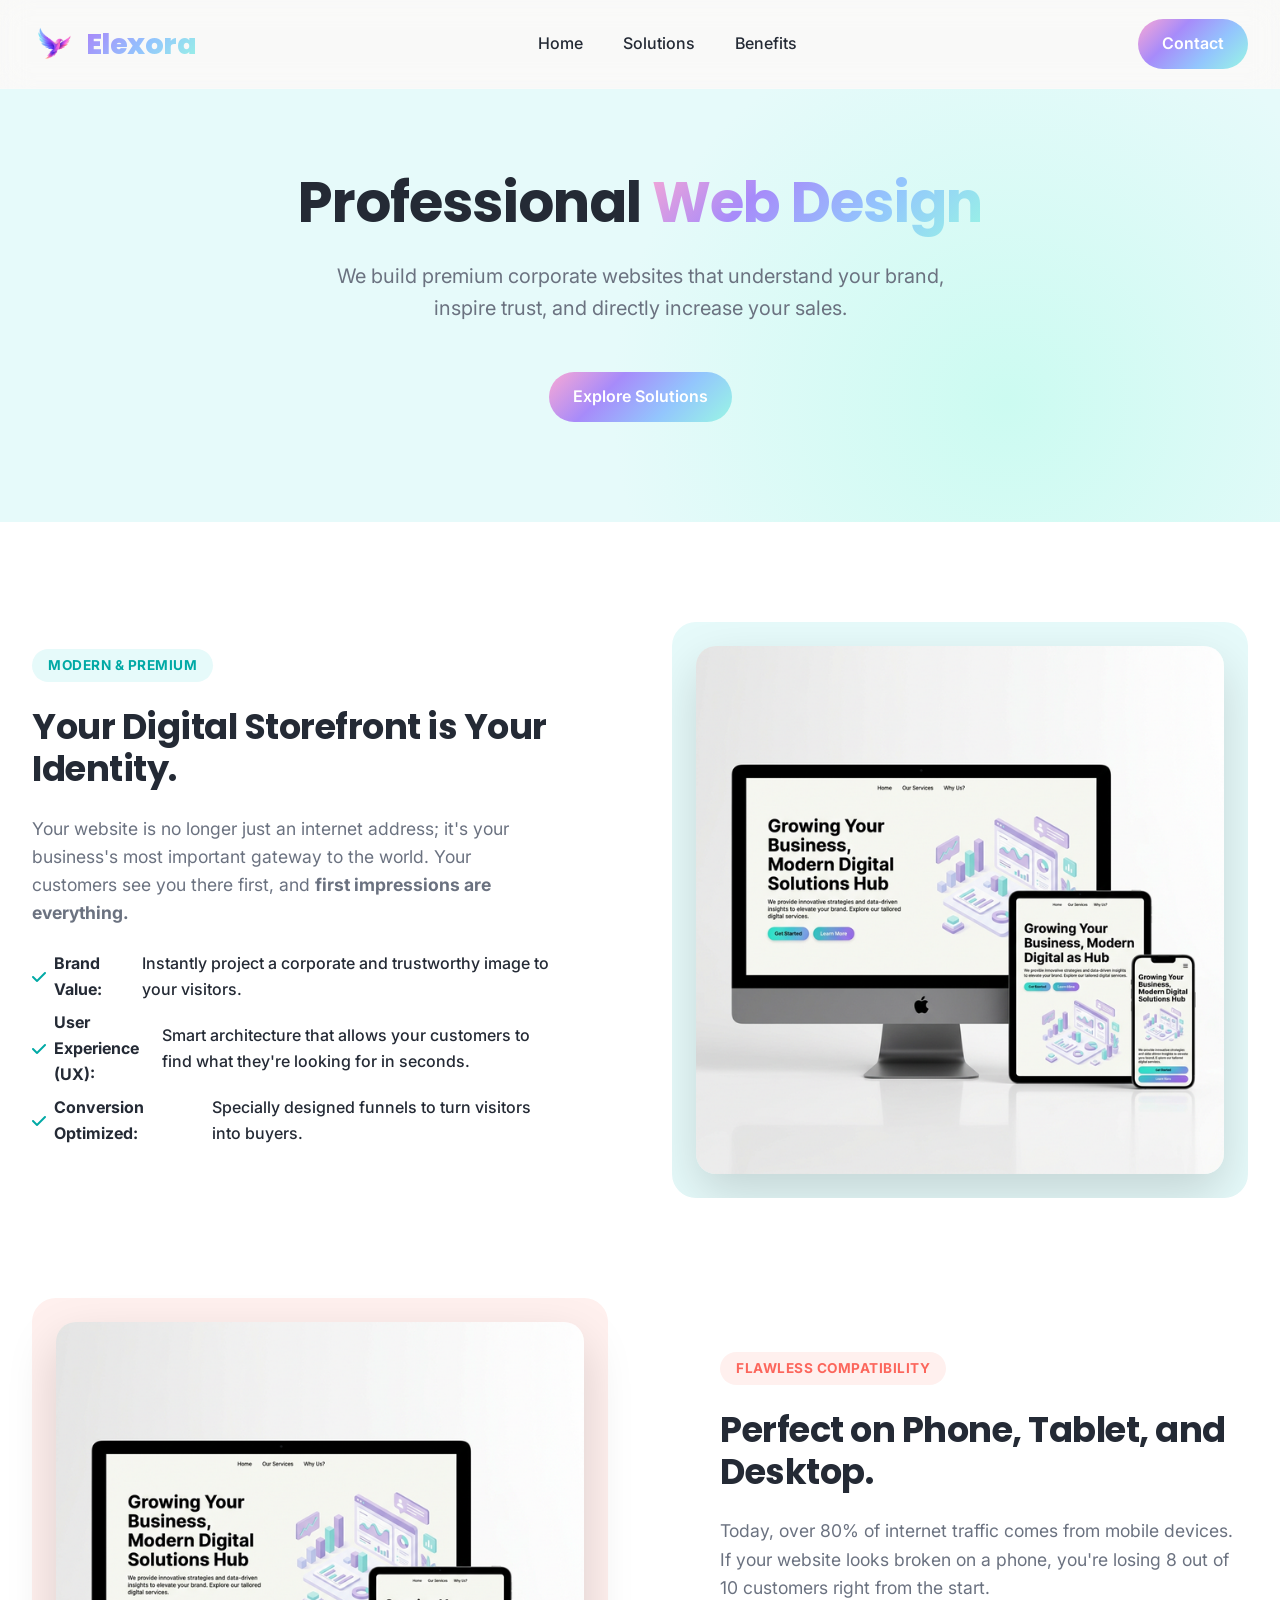
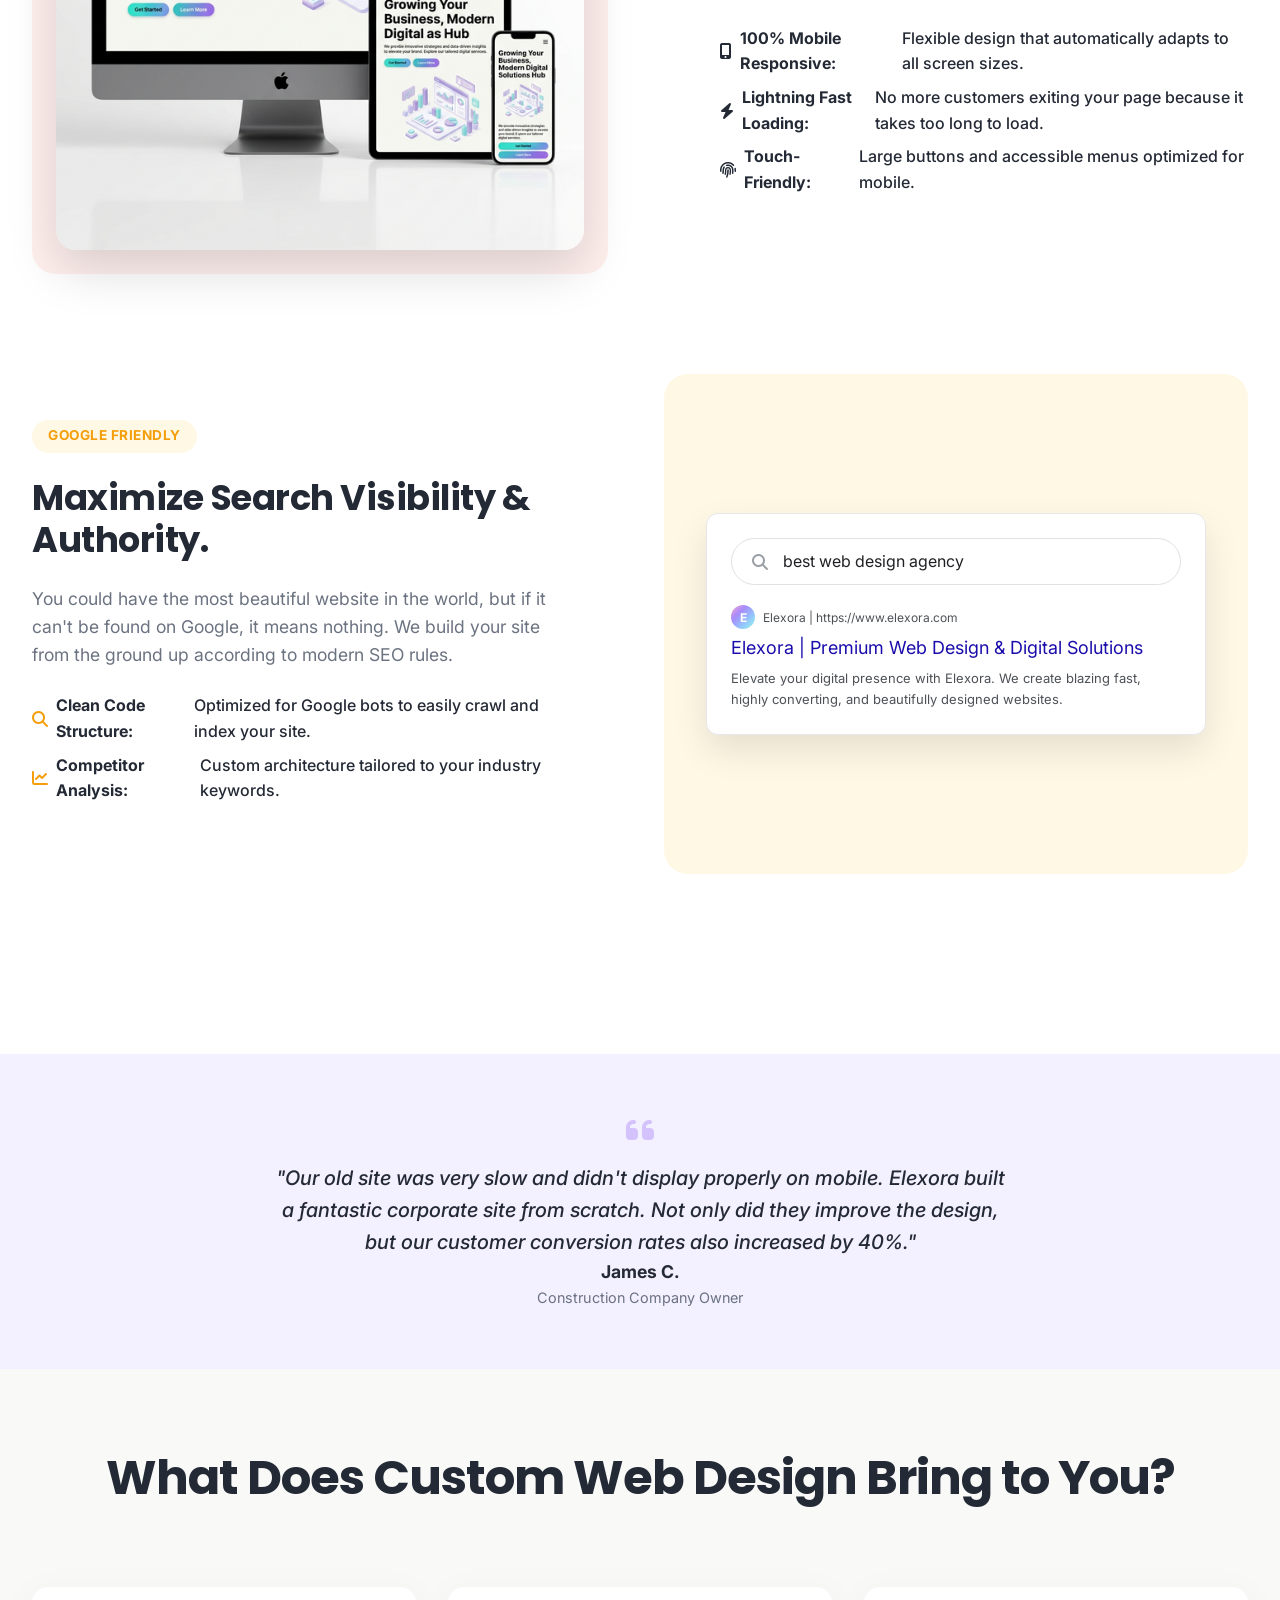
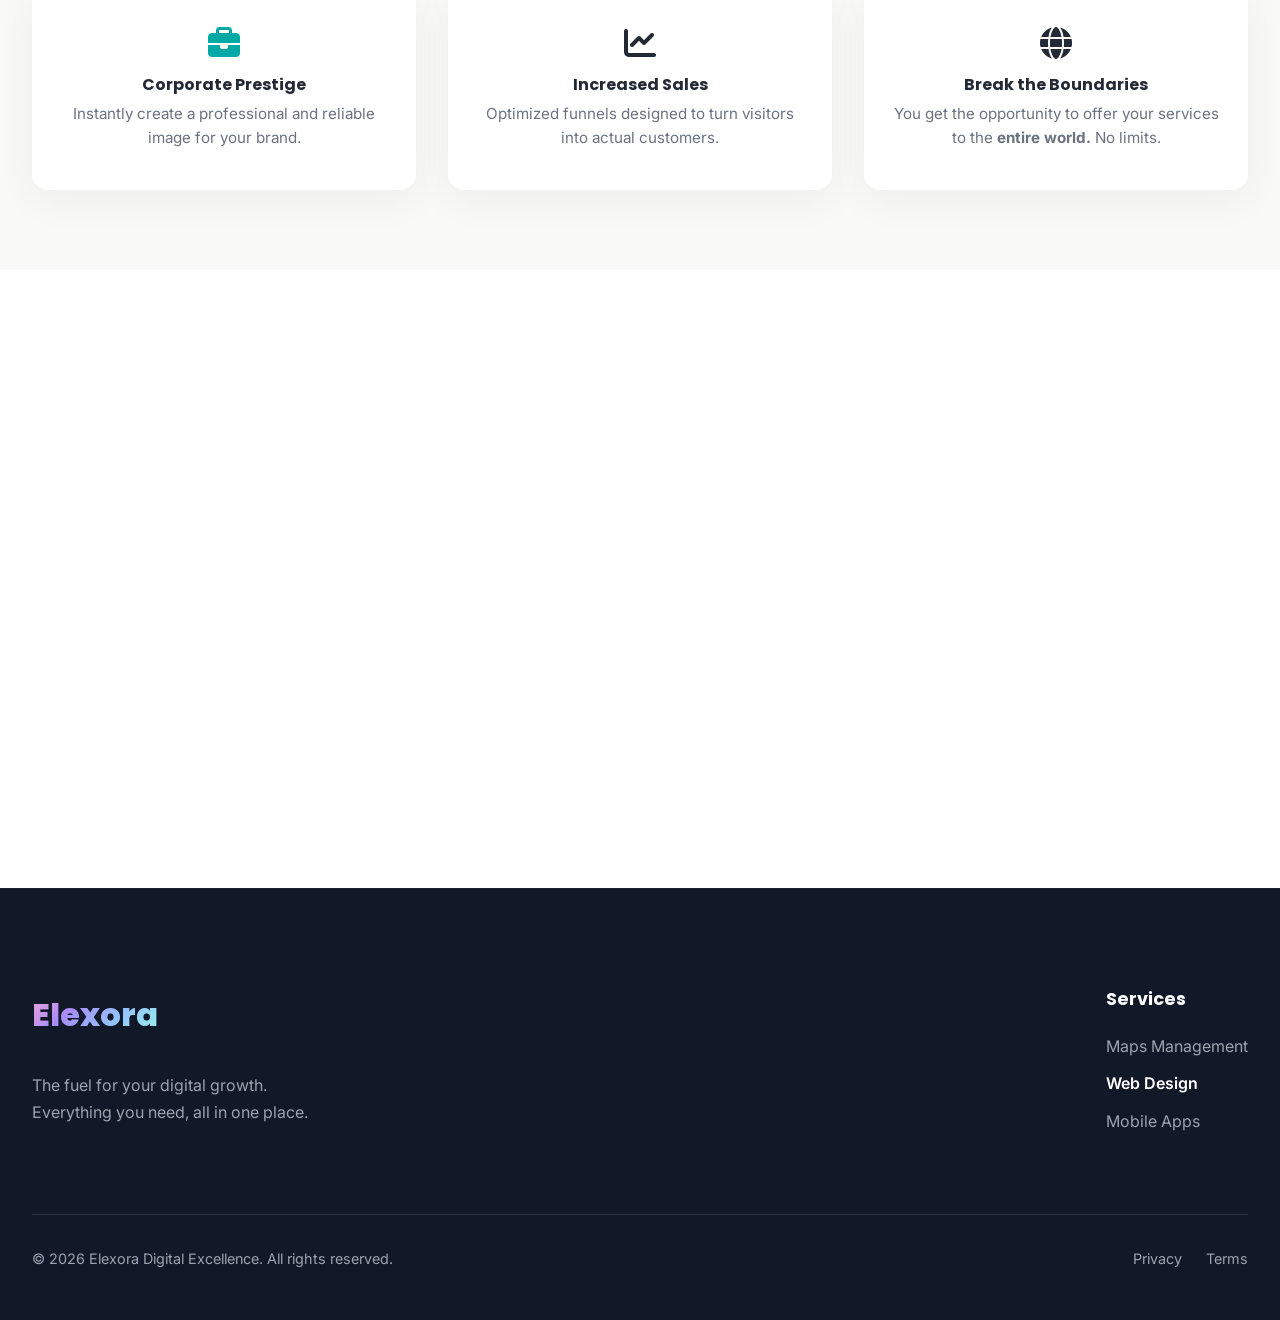
<file: web-tasarim.html>
<!DOCTYPE html>
<html lang="en">

<head>
    <meta charset="UTF-8">
    <meta name="viewport" content="width=device-width, initial-scale=1.0">
    <title>Professional Web Design | Elexora</title>
    <!-- Google Fonts -->
    <link rel="preconnect" href="https://fonts.googleapis.com">
    <link rel="preconnect" href="https://fonts.gstatic.com" crossorigin>
    <link
        href="https://fonts.googleapis.com/css2?family=Inter:wght@400;500;600&family=Poppins:wght@500;600;700;800&display=swap"
        rel="stylesheet">
    <!-- Font Awesome -->
    <link rel="stylesheet" href="https://cdnjs.cloudflare.com/ajax/libs/font-awesome/6.4.0/css/all.min.css">
    <link rel="stylesheet" href="styles.css">
    <!-- Favicon -->
    <link rel="icon" type="image/x-icon" href="images/favicon.ico">
    <link rel="icon" type="image/png" sizes="32x32" href="images/icon.png">
    <link rel="apple-touch-icon" sizes="180x180" href="images/icon.png">
    <link rel="shortcut icon" href="images/favicon.ico">
</head>

<body>
    <!-- Top Banner -->

    <!-- Navigation -->
    <header class="navbar scrolled" id="navbar">
        <div class="container">
            <a href="index.html" class="logo"><img src="images/icon.png" alt="Elexora Logo"> Elexora</a>
            <nav class="nav-links">
                <a href="index.html#home">Home</a>
                <a href="#cozumler">Solutions</a>
                <a href="#avantajlar">Benefits</a>
            </nav>
            <div class="nav-actions">
                <a href="#contact" class="btn btn-primary">Contact</a>
                <div class="mobile-menu-btn"><i class="fas fa-bars"></i></div>
            </div>
        </div>
    </header>

    <!-- Page Header (HiBob Style) -->
    <section class="hero bg-pastel-teal"
        style="padding: 80px 0 100px 0; min-height: auto; position: relative; overflow: hidden;">
        <div class="hero-bg-accent" style="background: radial-gradient(circle, #ccfbf1 0%, transparent 70%);"></div>
        <div class="container text-center" style="position: relative; z-index: 2;">
            <h1 class="fade-in-up"
                style="font-size: clamp(2.5rem, 8vw, 3.5rem); letter-spacing: -1px; margin-bottom: 1.5rem; color: var(--color-text-main);">
                Professional <span
                    style="background: var(--color-brand-gradient); -webkit-background-clip: text; -webkit-text-fill-color: transparent; background-clip: text;">Web
                    Design</span>
            </h1>
            <p class="fade-in-up delay-1"
                style="font-size: 1.25rem; color: var(--color-text-muted); max-width: 650px; margin: 0 auto 3rem auto; line-height: 1.6; padding: 0 1rem;">
                We build premium corporate websites that understand your brand, inspire trust, and directly increase
                your sales.
            </p>
            <div class="fade-in-up delay-2" style="display: flex; justify-content: center; gap: 1rem;">
                <a href="#cozumler" class="btn btn-primary">Explore
                    Solutions</a>
            </div>
        </div>
    </section>

    <!-- Content: Zig Zag Services -->
    <section id="cozumler" class="services-wrapper"
        style="padding-top: 100px; padding-bottom: 80px; background-color: white;">
        <div class="container">

            <!-- Row 1: UI/UX Design -->
            <div class="feature-row">
                <div class="feature-text pr-5 fade-in-up">
                    <span class="tag tag-teal">Modern & Premium</span>
                    <h3>Your Digital Storefront is Your Identity.</h3>
                    <p>Your website is no longer just an internet address; it's your business's most important gateway
                        to the world. Your customers see you there first, and <strong>first impressions are
                            everything.</strong></p>
                    <ul class="bullet-list mt-4">
                        <li><i class="fas fa-check text-teal"></i> <strong>Brand Value:</strong> Instantly project a
                            corporate and trustworthy image to your visitors.</li>
                        <li><i class="fas fa-check text-teal"></i> <strong>User Experience (UX):</strong> Smart
                            architecture that allows your customers to find what they're looking for in seconds.</li>
                        <li><i class="fas fa-check text-teal"></i> <strong>Conversion Optimized:</strong> Specially
                            designed funnels to turn visitors into buyers.</li>
                    </ul>
                </div>
                <div class="feature-image bg-pastel-teal fade-in-up delay-1"
                    style="padding: 1.5rem; overflow: hidden; position: relative; border-radius: 24px; display: flex; align-items: center; justify-content: center; min-height: 350px;">
                    <img src="images/elexora_device_mockup.png" alt="Triple Device Mockup" class="mockup-image">
                </div>
            </div>

            <!-- Row 2: Mobile Responsive (Reverse) -->
            <div class="feature-row reverse" style="margin-top: 100px;">
                <div class="feature-text pl-5 fade-in-up">
                    <span class="tag tag-coral">Flawless Compatibility</span>
                    <h3>Perfect on Phone, Tablet, and Desktop.</h3>
                    <p>Today, over 80% of internet traffic comes from mobile devices. If your website looks broken on a
                        phone, you're losing 8 out of 10 customers right from the start.</p>
                    <ul class="bullet-list mt-4">
                        <li><i class="fas fa-mobile-alt text-coral"></i> <strong>100% Mobile Responsive:</strong>
                            Flexible design that automatically adapts to all screen sizes.</li>
                        <li><i class="fas fa-bolt text-coral"></i> <strong>Lightning Fast Loading:</strong> No more
                            customers exiting your page because it takes too long to load.</li>
                        <li><i class="fas fa-fingerprint text-coral"></i> <strong>Touch-Friendly:</strong> Large buttons
                            and accessible menus optimized for mobile.</li>
                    </ul>
                </div>
                <div class="feature-image bg-pastel-coral fade-in-up delay-1"
                    style="padding: 1.5rem; position: relative; border-radius: 24px; display: flex; align-items: center; justify-content: center; min-height: 480px;">
                    <img src="images/elexora_device_mockup.png" alt="Triple Device Mockup" class="mockup-image">
                </div>
            </div>

            <!-- Row 3: SEO Optimization -->
            <div class="feature-row" style="margin-top: 100px;">
                <div class="feature-text pr-5 fade-in-up">
                    <span class="tag tag-yellow">Google Friendly</span>
                    <h3>Maximize Search Visibility & Authority.</h3>
                    <p>You could have the most beautiful website in the world, but if it can't be found on Google, it
                        means nothing. We build your site from the ground up according to modern SEO rules.</p>
                    <ul class="bullet-list mt-4">
                        <li><i class="fas fa-search text-yellow"></i> <strong>Clean Code Structure:</strong> Optimized
                            for Google bots to easily crawl and index your site.</li>
                        <li><i class="fas fa-chart-line text-yellow"></i> <strong>Competitor Analysis:</strong> Custom
                            architecture tailored to your industry keywords.</li>
                    </ul>
                </div>
                <!-- Google Search Mockup -->
                <div class="feature-image bg-pastel-yellow fade-in-up delay-1"
                    style="padding: 2rem; overflow: hidden; position: relative; display: flex; align-items: center; justify-content: center; border-radius: 24px;">
                    <div
                        style="width: 100%; max-width: 500px; background: white; border-radius: 12px; box-shadow: 0 15px 35px rgba(0,0,0,0.1); border: 1px solid #e5e7eb; font-family: 'Inter', sans-serif; padding: 1.5rem;">
                        <div
                            style="display: flex; align-items: center; border: 1px solid #dfe1e5; border-radius: 24px; padding: 10px 20px; margin-bottom: 20px;">
                            <i class="fas fa-search" style="color: #9aa0a6; margin-right: 15px;"></i>
                            <div style="flex: 1; color: #202124;">best web design agency</div>
                        </div>
                        <div style="text-align: left;">
                            <div style="display: flex; align-items: center; gap: 8px; margin-bottom: 5px;">
                                <div
                                    style="width: 24px; height: 24px; background: var(--color-brand-gradient); border-radius: 50%; color: white; display: flex; align-items: center; justify-content: center; font-weight: 700; font-size: 12px;">
                                    E</div>
                                <div style="font-size: 12px; color: #4d5156;">Elexora | https://www.elexora.com</div>
                            </div>
                            <a href="#"
                                style="color: #1a0dab; font-size: 18px; text-decoration: none; margin-bottom: 5px; display: block;">Elexora
                                | Premium Web Design & Digital Solutions</a>
                            <div style="color: #4d5156; font-size: 13px;">Elevate your digital presence with Elexora. We
                                create blazing fast, highly converting, and beautifully designed websites.</div>
                        </div>
                    </div>
                </div>
            </div>

        </div>
    </section>

    <!-- Testimonial Block -->
    <section style="padding: 60px 0; background-color: var(--bg-pastel-purple);">
        <div class="container text-center max-w-3xl mx-auto" style="max-width: 800px;">
            <i class="fas fa-quote-left"
                style="font-size: 2rem; color: var(--text-purple); opacity: 0.3; margin-bottom: 1rem;"></i>
            <p class="fade-in-up"
                style="font-size: 1.25rem; font-weight: 500; font-style: italic; color: var(--color-text-main); line-height: 1.6;">
                "Our old site was very slow and didn't display properly on mobile. Elexora built a fantastic corporate
                site from scratch. Not only did they improve the design, but our customer conversion rates also
                increased by 40%."
            </p>
            <div class="fade-in-up delay-1 mt-4">
                <p style="font-weight: 700; font-size: 1.1rem; margin: 0;">James C.</p>
                <p style="color: var(--color-text-muted); font-size: 0.9rem;">Construction Company Owner</p>
            </div>
        </div>
    </section>

    <!-- Benefits Section -->
    <section id="avantajlar" class="benefits-section" style="padding: 5rem 0; background-color: var(--color-bg-light);">
        <div class="container">
            <div class="section-title text-center fade-in-up">
                <h2>What Does Custom Web Design Bring to You?</h2>
            </div>
            <div class="grid"
                style="display: grid; grid-template-columns: repeat(auto-fit, minmax(280px, 1fr)); gap: 2rem; margin-top: 3rem;">
                <div class="why-card fade-in-up"
                    style="background: white; border-radius: 16px; box-shadow: var(--shadow-soft); text-align: center; padding: 2.5rem 1.5rem;">
                    <i class="fas fa-briefcase text-teal" style="font-size: 2rem; margin-bottom: 1rem;"></i>
                    <h4 style="margin-bottom: 0.5rem;">Corporate Prestige</h4>
                    <p style="color: var(--color-text-muted); font-size: 0.95rem;">Instantly create a professional and
                        reliable image for your brand.</p>
                </div>
                <div class="why-card fade-in-up delay-1"
                    style="background: white; border-radius: 16px; box-shadow: var(--shadow-soft); text-align: center; padding: 2.5rem 1.5rem;">
                    <i class="fas fa-chart-line text-coral" style="font-size: 2rem; margin-bottom: 1rem;"></i>
                    <h4 style="margin-bottom: 0.5rem;">Increased Sales</h4>
                    <p style="color: var(--color-text-muted); font-size: 0.95rem;">Optimized funnels designed to turn
                        visitors into actual customers.</p>
                </div>
                <div class="why-card fade-in-up delay-2"
                    style="background: white; border-radius: 16px; box-shadow: var(--shadow-soft); text-align: center; padding: 2.5rem 1.5rem;">
                    <i class="fas fa-globe text-purple" style="font-size: 2rem; margin-bottom: 1rem;"></i>
                    <h4 style="margin-bottom: 0.5rem;">Break the Boundaries</h4>
                    <p style="color: var(--color-text-muted); font-size: 0.95rem;">You get the opportunity to offer your
                        services to the <strong>entire world.</strong> No limits.</p>
                </div>
            </div>
        </div>
    </section>

    <!-- CTA Section -->
    <section id="contact" class="bottom-cta">
        <div class="container text-center px-4">
            <div class="cta-inner fade-in-up" style="background-color: var(--bg-pastel-purple);">
                <h2 style="color: #2e1065;">Let's Bring Your Vision to Life</h2>
                <p style="color: #4c1d95;">Work with a professional partner to claim your place in the digital world and
                    grow your business.</p>
                <div class="cta-buttons"
                    style="display: flex; gap: 15px; justify-content: center; flex-wrap: wrap; margin-top: 2rem;">
                    <a href="https://wa.me/491791531238" target="_blank" class="btn btn-primary btn-large">
                        <i class="fab fa-whatsapp"></i> Reach Us on WhatsApp
                    </a>
                    <a href="mailto:elexora.business@hotmail.com" class="btn btn-white btn-large">
                        <i class="fas fa-envelope"></i> Send an Email
                    </a>
                </div>
            </div>
        </div>
    </section>

    <!-- Footer -->
    <footer class="site-footer bg-dark">
        <div class="container">
            <div class="footer-grid" style="display: flex; justify-content: space-between; flex-wrap: wrap; gap: 3rem;">
                <div class="footer-brand" style="max-width: 300px;">
                    <a href="index.html" class="footer-logo">Elexora</a>
                    <p style="color: #9CA3AF; margin-top: 1rem;">The fuel for your digital growth. Everything you need,
                        all in one place.</p>
                </div>
                <div class="footer-links">
                    <h4 style="color: white; margin-bottom: 1.5rem;">Services</h4>
                    <ul style="list-style: none; padding: 0;">
                        <li><a href="harita-yonetimi.html" style="color: #9CA3AF;">Maps Management</a></li>
                        <li><a href="web-tasarim.html" style="color: white; font-weight: 600;">Web Design</a></li>
                        <li><a href="mobil-uygulama.html" style="color: #9CA3AF;">Mobile Apps</a></li>
                    </ul>
                </div>
            </div>
            <div class="footer-bottom"
                style="margin-top: 4rem; padding-top: 2rem; border-top: 1px solid rgba(255,255,255,0.1); display: flex; justify-content: space-between; align-items: center; color: #9CA3AF; font-size: 0.9rem;">
                <p>&copy; 2026 Elexora Digital Excellence. All rights reserved.</p>
                <div class="legal-links" style="display: flex; gap: 1.5rem;">
                    <a href="#">Privacy</a>
                    <a href="#">Terms</a>
                </div>
            </div>
        </div>
    </footer>
    <script src="script.js"></script>
</body>

</html>
</file>
<file: styles.css>
/* ==========================================================================
   Base Styles & Variables (HiBob Modern SaaS Style)
   ========================================================================== */
:root {
    /* Color Palette */
    --color-bg-light: #F9F9F8;
    /* Main light background */
    --color-bg-white: #FFFFFF;
    --color-bg-dark: #1F1F1F;
    /* Footer / Dark sections */

    --color-text-main: #242A35;
    /* Dark blue/grey for text */
    --color-text-muted: #6B7280;
    /* Muted text */

    /* Vibrant Accents */
    --color-primary-coral: #FC665C;
    /* HiBob style Coral / Orange */
    --color-primary-hover: #E3534B;

    /* Tag & Section Backgrounds (Pastels) */
    --bg-pastel-coral: #FFF0EE;
    --bg-pastel-teal: #E6FAFA;
    --bg-pastel-purple: #F3F0FF;
    --bg-pastel-yellow: #FFF8E5;

    --text-coral: #FC665C;
    --text-teal: #00A9A5;
    --text-purple: #8B5CF6;
    --text-yellow: #F59E0B;

    /* Shadows & Borders */
    --shadow-soft: 0 10px 40px rgba(0, 0, 0, 0.05);
    --shadow-hover: 0 15px 50px rgba(0, 0, 0, 0.08);
    --border-radius-lg: 24px;
    --border-radius-md: 12px;
    --border-radius-pill: 50px;

    --color-brand-gradient: linear-gradient(135deg, #f9a8d4 0%, #a78bfa 33%, #93c5fd 66%, #99f6e4 100%);
    --color-brand-soft: linear-gradient(135deg, rgba(249, 168, 212, 0.1) 0%, rgba(167, 139, 250, 0.1) 33%, rgba(147, 197, 253, 0.1) 66%, rgba(153, 246, 228, 0.1) 100%);

    --transition: 0.3s ease;
}

* {
    margin: 0;
    padding: 0;
    box-sizing: border-box;
}

html {
    scroll-behavior: smooth;
}

body {
    font-family: 'Inter', sans-serif;
    background-color: var(--color-bg-light);
    color: var(--color-text-main);
    line-height: 1.6;
    -webkit-font-smoothing: antialiased;
}

h1,
h2,
h3,
h4,
h5,
h6 {
    font-family: 'Poppins', sans-serif;
    color: var(--color-text-main);
    line-height: 1.2;
}

a {
    text-decoration: none;
    color: inherit;
    transition: var(--transition);
}

.container {
    width: 100%;
    max-width: 1280px;
    margin: 0 auto;
    padding: 0 2rem;
}

.text-center {
    text-align: center;
}

.mt-3 {
    margin-top: 1rem;
}

.mt-5 {
    margin-top: 3rem;
}

.px-4 {
    padding-left: 1.5rem;
    padding-right: 1.5rem;
}

.bg-brand-soft {
    background: var(--color-brand-soft);
    position: relative;
    overflow: hidden;
    backdrop-filter: blur(10px);
    -webkit-backdrop-filter: blur(10px);
}

/* ==========================================================================
   Buttons & Links
   ========================================================================== */
.btn {
    display: inline-flex;
    align-items: center;
    justify-content: center;
    gap: 0.5rem;
    padding: 0.75rem 1.5rem;
    border-radius: var(--border-radius-pill);
    font-family: 'Inter', sans-serif;
    font-weight: 600;
    font-size: 1rem;
    cursor: pointer;
    transition: transform 0.2s cubic-bezier(0.34, 1.56, 0.64, 1), background-color 0.2s ease, box-shadow 0.2s ease;
    border: none;
}

.btn-large {
    padding: 1rem 2rem;
    font-size: 1.1rem;
}

.btn-primary {
    background: var(--color-brand-gradient);
    color: white;
}

.btn-primary:hover {
    transform: translateY(-2px);
    box-shadow: 0 10px 20px rgba(167, 139, 250, 0.3);
    color: white;
    filter: brightness(1.05);
}

.btn-secondary {
    background-color: white;
    color: var(--color-text-main);
    border: 1px solid #E5E7EB;
}

.btn-secondary:hover {
    border-color: var(--color-text-main);
    transform: translateY(-2px);
}

.btn-white {
    background-color: white;
    color: var(--color-text-main);
}

.link-arrow {
    display: inline-flex;
    align-items: center;
    font-weight: 600;
    color: var(--color-text-main);
    font-size: 1.05rem;
    margin-top: 1.5rem;
}

.link-arrow:hover {
    color: var(--color-primary-coral);
    transform: translateX(5px);
}

/* ==========================================================================
   Navigation
   ========================================================================== */
/* .top-banner {
    background-color: var(--color-bg-dark);
    color: white;
    text-align: center;
    padding: 10px 20px;
    font-size: 0.9rem;
    font-weight: 500;
}

.top-banner a {
    color: var(--color-primary-coral);
    margin-left: 10px;
} */

.navbar {
    position: sticky;
    top: 0;
    width: 100%;
    background: rgba(255, 255, 255, 0.05);
    backdrop-filter: blur(15px);
    -webkit-backdrop-filter: blur(15px);
    padding: 1.2rem 0;
    z-index: 1000;
    border-bottom: 1px solid rgba(255, 255, 255, 0.1);
    transition: var(--transition);
}

.navbar.scrolled {
    background: rgba(255, 255, 255, 0.45);
    backdrop-filter: blur(25px);
    -webkit-backdrop-filter: blur(25px);
    border-bottom: 1px solid rgba(255, 255, 255, 0.2);
    padding: 1rem 0;
    box-shadow: 0 10px 40px rgba(0, 0, 0, 0.03);
}

.navbar .container {
    display: flex;
    justify-content: space-between;
    align-items: center;
}

.logo {
    font-family: 'Poppins', sans-serif;
    font-size: 1.8rem;
    font-weight: 800;
    background: linear-gradient(135deg, #f9a8d4 0%, #a78bfa 33%, #93c5fd 66%, #99f6e4 100%);
    -webkit-background-clip: text;
    -webkit-text-fill-color: transparent;
    background-clip: text;
    letter-spacing: -0.5px;
    display: flex;
    align-items: center;
    gap: 0.6rem;
}

.logo img {
    width: 44px;
    height: 44px;
    object-fit: contain;
    -webkit-text-fill-color: initial;
}

.nav-links {
    display: flex;
    gap: 2.5rem;
}

.nav-links a {
    font-weight: 500;
    color: var(--color-text-main);
}

.nav-links a:hover {
    color: var(--color-primary-coral);
}

.nav-actions {
    display: flex;
    align-items: center;
    gap: 1.5rem;
}




.nav-link-subtle {
    font-weight: 600;
}

.nav-link-subtle:hover {
    color: var(--color-primary-coral);
}

.mobile-menu-btn {
    display: none;
    font-size: 1.5rem;
    cursor: pointer;
}

/* ==========================================================================
   Hero Section
   ========================================================================== */
.hero {
    position: relative;
    padding: 100px 0 120px 0;
    overflow: hidden;
    background-color: var(--color-bg-light);
}

.hero-bg-accent {
    position: absolute;
    top: -20%;
    right: -10%;
    width: 800px;
    height: 800px;
    background: radial-gradient(circle, var(--bg-pastel-coral) 0%, transparent 70%);
    border-radius: 50%;
    z-index: 0;
}

.hero .container {
    position: relative;
    z-index: 1;
}

.hero-content {
    display: grid;
    grid-template-columns: 1fr 1fr;
    gap: 4rem;
    align-items: center;
}

.hero-text h1 {
    font-size: 4rem;
    letter-spacing: -1.5px;
    margin-bottom: 1.5rem;
}

.hero-text h1 span {
    background: var(--color-brand-gradient);
    -webkit-background-clip: text;
    -webkit-text-fill-color: transparent;
    background-clip: text;
}

.hero-text p {
    font-size: 1.25rem;
    color: var(--color-text-muted);
    margin-bottom: 2.5rem;
    max-width: 500px;
}

.hero-buttons {
    display: flex;
    gap: 1rem;
    flex-wrap: wrap;
}

/* Hero Abstract Graphic */
.hero-graphic {
    position: relative;
    height: 500px;
    width: 100%;
}

.abstract-blob {
    position: absolute;
    top: 10%;
    left: 10%;
    width: 80%;
    height: 80%;
    background-color: white;
    border-radius: 40% 60% 70% 30% / 40% 50% 60% 50%;
    box-shadow: var(--shadow-soft);
    animation: morph 8s ease-in-out infinite alternate;
}

.abstract-card {
    position: absolute;
    background: white;
    padding: 1.25rem;
    border-radius: 16px;
    box-shadow: var(--shadow-hover);
    font-weight: 600;
    z-index: 2;
    display: flex;
    align-items: center;
    gap: 0.75rem;
    font-family: 'Poppins', sans-serif;
}

.card-1 {
    top: 20%;
    right: 5%;
    transform: rotate(5deg);
}

.card-2 {
    bottom: 25%;
    left: 0;
    transform: rotate(-3deg);
}

.card-1 i {
    color: var(--text-teal);
}

.text-yellow {
    color: var(--text-yellow);
}

@keyframes morph {
    0% {
        border-radius: 40% 60% 70% 30% / 40% 50% 60% 50%;
    }

    100% {
        border-radius: 60% 40% 30% 70% / 60% 30% 70% 40%;
    }
}

/* ==========================================================================
   Trusted By Logos (Marquee)
   ========================================================================== */
.trusted-by {
    padding: 3rem 0;
    text-align: center;
    background: white;
    border-top: 1px solid #E5E7EB;
    border-bottom: 1px solid #E5E7EB;
}

.trusted-by p {
    color: var(--color-text-muted);
    font-weight: 500;
    margin-bottom: 2rem;
    font-size: 0.95rem;
    text-transform: uppercase;
    letter-spacing: 1px;
}

.marquee-wrapper {
    width: 100%;
    overflow: hidden;
    position: relative;
    padding: 10px 0;
    /* Optional gradient masks for smooth edges */
    -webkit-mask-image: linear-gradient(to right, transparent, black 10%, black 90%, transparent);
    mask-image: linear-gradient(to right, transparent, black 10%, black 90%, transparent);
}

.marquee-content {
    display: flex;
    gap: 4rem;
    width: max-content;
    animation: scroll-left 25s linear infinite;
}

.marquee-content:hover {
    animation-play-state: paused;
}

@keyframes scroll-left {
    0% {
        transform: translateX(0);
    }

    100% {
        transform: translateX(calc(-50% - 2rem));
    }
}

.logo-item {
    font-family: 'Poppins', sans-serif;
    font-weight: 700;
    font-size: 1.5rem;
    color: #9CA3AF;
    opacity: 0.6;
    transition: var(--transition);
    display: flex;
    align-items: center;
    gap: 0.5rem;
    white-space: nowrap;
}

.logo-item i {
    font-size: 1.2rem;
}

.logo-item:hover {
    opacity: 1;
    color: var(--color-text-main);
}

/* ==========================================================================
   Services Zig-Zag Section (HiBob Style)
   ========================================================================== */
.services-wrapper {
    padding: 100px 0;
    background-color: white;
}

.section-title {
    margin-bottom: 5rem;
}

.section-title h2 {
    font-size: 3rem;
    margin-bottom: 1rem;
    letter-spacing: -1px;
}

.section-title p {
    font-size: 1.25rem;
    color: var(--color-text-muted);
}

.feature-row {
    display: flex;
    align-items: center;
    margin-bottom: 100px;
    gap: 4rem;
}

.feature-row.reverse {
    flex-direction: row-reverse;
}

.feature-text {
    flex: 1;
}

.pr-5 {
    padding-right: 3rem;
}

.pl-5 {
    padding-left: 3rem;
}

.tag {
    display: inline-block;
    padding: 0.35rem 1rem;
    border-radius: 50px;
    font-size: 0.85rem;
    font-weight: 700;
    text-transform: uppercase;
    letter-spacing: 0.5px;
    margin-bottom: 1.5rem;
}

.tag-coral {
    background-color: var(--bg-pastel-coral);
    color: var(--text-coral);
}

.tag-teal {
    background-color: var(--bg-pastel-teal);
    color: var(--text-teal);
}

.tag-purple {
    background-color: var(--bg-pastel-purple);
    color: var(--text-purple);
}

.tag-brand {
    background: var(--color-brand-soft);
    color: var(--color-text-main);
    border: 1px solid rgba(167, 139, 250, 0.2);
}

.tag-yellow {
    background-color: var(--bg-pastel-yellow);
    color: var(--text-yellow);
}

.bg-pastel-coral {
    background-color: var(--bg-pastel-coral);
}

.bg-pastel-teal {
    background-color: var(--bg-pastel-teal);
}

.bg-pastel-purple {
    background-color: var(--bg-pastel-purple);
}

.bg-pastel-yellow {
    background-color: var(--bg-pastel-yellow);
}

.text-teal {
    color: var(--text-teal);
}

.feature-text h3 {
    font-size: 2.2rem;
    letter-spacing: -0.5px;
    margin-bottom: 1.5rem;
}

.feature-text p {
    font-size: 1.1rem;
    color: var(--color-text-muted);
    margin-bottom: 1.5rem;
}

.bullet-list {
    list-style: none;
    margin-bottom: 1.5rem;
}

.bullet-list li {
    font-weight: 500;
    margin-bottom: 0.5rem;
    display: flex;
    align-items: center;
    gap: 0.5rem;
}

.btn-group {
    display: flex;
    gap: 2rem;
}

/* Feature Images & Mockups */
.feature-image {
    flex: 1;
    border-radius: var(--border-radius-lg);
    padding: 3rem;
    display: flex;
    align-items: center;
    justify-content: center;
    min-height: 500px;
}

.feature-mockup {
    background: white;
    width: 100%;
    height: 100%;
    border-radius: 16px;
    box-shadow: var(--shadow-soft);
    padding: 2rem;
    position: relative;
    overflow: hidden;
}

/* Mockup CSS art */
.mockup-header {
    font-weight: 600;
    font-family: 'Poppins';
    border-bottom: 1px solid #eee;
    padding-bottom: 1rem;
    margin-bottom: 1.5rem;
}

.review-item {
    padding: 1rem;
    border-radius: 8px;
    font-size: 0.9rem;
    margin-bottom: 1rem;
    display: flex;
    align-items: center;
    gap: 0.5rem;
}

.review-item.success {
    background: #ECFDF5;
    color: #059669;
}

.rating-display {
    text-align: center;
    margin-top: 2rem;
}

.big-rating {
    font-size: 4rem;
    font-weight: 800;
    line-height: 1;
}

.stars {
    color: #F59E0B;
    font-size: 1.5rem;
    margin-top: 0.5rem;
}

.browser-bar {
    background: #f3f4f6;
    padding: 10px;
    border-radius: 8px 8px 0 0;
    display: flex;
    gap: 6px;
}

.browser-bar span {
    width: 10px;
    height: 10px;
    border-radius: 50%;
    background: #d1d5db;
}

.mockup-content {
    padding: 1.5rem;
}

.wireframe-hero {
    height: 100px;
    background: var(--bg-pastel-teal);
    border-radius: 8px;
    margin-bottom: 1rem;
}

.wireframe-grid {
    display: grid;
    grid-template-columns: 1fr 1fr 1fr;
    gap: 1rem;
}

.wireframe-grid span {
    height: 60px;
    background: #f3f4f6;
    border-radius: 8px;
}

.sidebar {
    width: 60px;
    background: #1F2937;
    position: absolute;
    left: 0;
    top: 0;
    height: 100%;
}

.main-area {
    margin-left: 40px;
}

.stat-boxes {
    display: flex;
    gap: 1rem;
    margin-bottom: 1rem;
}

.stat-boxes span {
    flex: 1;
    height: 70px;
    background: #f3f4f6;
    border-radius: 8px;
}

.chart-area {
    height: 150px;
    background: var(--bg-pastel-purple);
    border-radius: 8px;
}

.ad-card {
    background: #f9fafb;
    border-radius: 8px;
    padding: 1rem;
    margin-bottom: 2rem;
}

.ad-img {
    height: 120px;
    background: #e5e7eb;
    border-radius: 8px;
    margin-bottom: 0.5rem;
}

.ad-text {
    height: 20px;
    width: 60%;
    background: #d1d5db;
    border-radius: 4px;
}

.metric {
    font-size: 1.5rem;
    font-weight: 700;
    margin-bottom: 0.5rem;
}

.text-green {
    color: #10B981;
}

.text-blue {
    color: #3B82F6;
}

/* ==========================================================================
   Stats Section
   ========================================================================== */
.stats-section {
    padding: 80px 0;
    background-color: var(--color-bg-light);
}

.stats-grid {
    display: grid;
    grid-template-columns: repeat(4, 1fr);
    gap: 2rem;
}

.stat-item {
    padding: 2rem;
    background: white;
    border-radius: var(--border-radius-lg);
    box-shadow: var(--shadow-soft);
}

.stat-number {
    display: block;
    font-size: 3.5rem;
    font-weight: 800;
    background: var(--color-brand-gradient);
    -webkit-background-clip: text;
    -webkit-text-fill-color: transparent;
    background-clip: text;
    line-height: 1;
    margin-bottom: 0.5rem;
    font-family: 'Poppins', sans-serif;
}

.stat-item p {
    font-weight: 600;
    color: var(--color-text-main);
}

/* ==========================================================================
   Bottom CTA Section
   ========================================================================== */
.bottom-cta {
    padding: 100px 0;
    background-color: var(--color-bg-white);
}

.cta-inner {
    background: var(--color-brand-soft);
    border-radius: 32px;
    padding: 5rem 3rem;
    backdrop-filter: blur(10px);
    -webkit-backdrop-filter: blur(10px);
    border: 1px solid rgba(167, 139, 250, 0.1);
}

.cta-inner h2 {
    font-size: 3.5rem;
    letter-spacing: -1px;
    margin-bottom: 1rem;
}

.cta-inner p {
    font-size: 1.25rem;
    max-width: 600px;
    margin: 0 auto 3rem auto;
    color: var(--color-text-main);
}

.cta-buttons {
    display: flex;
    justify-content: center;
    gap: 1rem;
}

/* ==========================================================================
   Footer (HiBob Style)
   ========================================================================== */
.site-footer {
    background: #111827;
    color: #f3f4f6;
    padding: 100px 0 50px 0;
    border-top: 1px solid rgba(255, 255, 255, 0.05);
}

.footer-grid {
    display: flex;
    justify-content: space-between;
    flex-wrap: wrap;
    gap: 4rem;
    margin-bottom: 4rem;
}

.footer-brand {
    max-width: 300px;
}

.footer-logo {
    display: inline-block;
    font-family: 'Poppins', sans-serif;
    font-size: 2rem;
    font-weight: 800;
    background: var(--color-brand-gradient);
    -webkit-background-clip: text;
    -webkit-text-fill-color: transparent;
    background-clip: text;
    margin-bottom: 1rem;
}

.footer-brand p {
    color: #9ca3af;
    margin-bottom: 1.5rem;
    line-height: 1.7;
}

.social-links {
    display: flex;
    gap: 1rem;
}

.social-links a {
    display: flex;
    align-items: center;
    justify-content: center;
    width: 40px;
    height: 40px;
    border-radius: 50%;
    background: rgba(0, 0, 0, 0.05);
    color: var(--color-text-main);
}

.social-links a:hover {
    background: var(--color-brand-gradient);
    color: white;
    transform: translateY(-2px);
}

.footer-links h4 {
    color: #ffffff;
    margin-bottom: 1.5rem;
    font-size: 1.1rem;
    font-weight: 700;
}

.footer-links ul {
    list-style: none;
}

.footer-links ul li {
    margin-bottom: 0.75rem;
}

.footer-links ul li a {
    color: #9ca3af;
    transition: color 0.3s ease;
}

.footer-links ul li a:hover {
    color: #ffffff;
}

.footer-bottom {
    display: flex;
    justify-content: space-between;
    align-items: center;
    border-top: 1px solid rgba(255, 255, 255, 0.05);
    padding-top: 2rem;
    color: #9ca3af;
    font-size: 0.9rem;
}

.legal-links {
    display: flex;
    gap: 1.5rem;
}

.legal-links a:hover {
    color: white;
}

/* ==========================================================================
   Animations & Responsive Utilities
   ========================================================================== */
.fade-in-up {
    opacity: 0;
    transform: translateY(30px);
    transition: opacity 0.8s ease, transform 0.8s ease;
}

.fade-in-up.visible {
    opacity: 1;
    transform: translateY(0);
}

.delay-1 {
    transition-delay: 0.15s;
}

.delay-2 {
    transition-delay: 0.3s;
}

.delay-3 {
    transition-delay: 0.45s;
}

/* Responsive adjustments */
@media (max-width: 991px) {
    .hero-content {
        grid-template-columns: 1fr !important;
        text-align: center;
        gap: 3rem;
    }

    .hero-text p {
        margin-left: auto;
        margin-right: auto;
    }

    .hero-buttons {
        justify-content: center;
    }

    .hero-graphic {
        height: 400px;
        margin-top: 2rem;
    }

    .feature-row,
    .feature-row.reverse {
        flex-direction: column;
        gap: 2rem;
        margin-bottom: 80px;
        text-align: center;
    }

    .pr-5,
    .pl-5 {
        padding: 0;
    }

    .btn-group {
        justify-content: center;
    }

    .bullet-list li {
        justify-content: center;
    }

    .stats-grid {
        grid-template-columns: 1fr 1fr;
    }
}

@media (max-width: 768px) {
    .hero-text h1 {
        font-size: 2.8rem;
    }

    .cta-inner h2 {
        font-size: 2.5rem;
    }

    .cta-inner {
        padding: 3rem 1.5rem;
    }

    .cta-buttons {
        flex-direction: column;
    }

    .logo-grid {
        gap: 2rem;
        justify-content: center;
    }

    .nav-links,
    .nav-actions .btn-primary,
    .nav-actions .nav-link-subtle {
        display: none;
    }

    .nav-links.active {
        display: flex;
        flex-direction: column;
        position: absolute;
        top: 100%;
        left: 0;
        width: 100%;
        background: rgba(255, 255, 255, 0.98);
        backdrop-filter: blur(20px);
        -webkit-backdrop-filter: blur(20px);
        padding: 1rem 1.5rem 1.5rem 1.5rem;
        z-index: 9999;
        gap: 0.25rem;
        border-bottom: 1px solid rgba(0, 0, 0, 0.08);
        box-shadow: 0 12px 40px rgba(0, 0, 0, 0.08);
        animation: slideDown 0.3s ease forwards;
    }

    @keyframes slideDown {
        from {
            opacity: 0;
            transform: translateY(-10px);
        }

        to {
            opacity: 1;
            transform: translateY(0);
        }
    }

    .nav-links.active a {
        color: var(--color-text-main);
        font-size: 1rem;
        font-weight: 600;
        padding: 0.75rem 0.5rem;
        border-radius: 8px;
        transition: all 0.25s ease;
    }

    .nav-links.active a:hover {
        color: var(--color-primary-coral);
        background: rgba(0, 0, 0, 0.03);
        padding-left: 12px;
    }

    .mobile-menu-btn {
        display: block;
    }

    .stats-grid {
        grid-template-columns: 1fr;
    }

    .footer-grid {
        flex-direction: column;
        gap: 2.5rem;
    }

    .footer-bottom {
        flex-direction: column;
        text-align: center;
        gap: 1rem;
    }

    /* Page Specific Hero Adjustments */
    .hero-mobile,
    .hero-pdks,
    .hero-randevu,
    .hero-marketing,
    .hero-custom {
        padding: 100px 0 60px 0 !important;
    }
}

/* ==========================================================================
   High-End UI Enhancements
   ========================================================================== */

/* Glassmorphism */
.glass {
    background: rgba(255, 255, 255, 0.7);
    backdrop-filter: blur(12px);
    -webkit-backdrop-filter: blur(12px);
    border: 1px solid rgba(255, 255, 255, 0.3);
}

.glass-dark {
    background: rgba(31, 31, 31, 0.7);
    backdrop-filter: blur(12px);
    -webkit-backdrop-filter: blur(12px);
    border: 1px solid rgba(255, 255, 255, 0.1);
}

/* Gradients */
.text-gradient-coral {
    background: linear-gradient(135deg, var(--color-primary-coral) 0%, #FF8E8E 100%);
    -webkit-background-clip: text;
    background-clip: text;
    -webkit-text-fill-color: transparent;
}

.text-gradient-teal {
    background: linear-gradient(135deg, var(--text-teal) 0%, #5EEAD4 100%);
    -webkit-background-clip: text;
    background-clip: text;
    -webkit-text-fill-color: transparent;
}

/* Animations */
@keyframes floating {
    0% {
        transform: translateY(0px);
    }

    50% {
        transform: translateY(-15px);
    }

    100% {
        transform: translateY(0px);
    }
}

.floating {
    animation: floating 4s ease-in-out infinite;
}

.floating-delayed {
    animation: floating 5s ease-in-out infinite;
    animation-delay: 1s;
}

/* Decorative Shapes */
.shape-blob {
    position: absolute;
    width: 300px;
    height: 300px;
    background: radial-gradient(circle, var(--bg-pastel-coral) 0%, transparent 70%);
    filter: blur(40px);
    z-index: 0;
    opacity: 0.6;
}

.glow-teal {
    background: radial-gradient(circle, var(--bg-pastel-teal) 0%, transparent 70%);
}

.glow-purple {
    background: radial-gradient(circle, var(--bg-pastel-purple) 0%, transparent 70%);
}

/* Refined Typography */
.letter-spacing-tight {
    letter-spacing: -0.02em;
}

.line-height-relaxed {
    line-height: 1.8;
}

/* Device Mockup Utilities */
.mockup-image {
    width: 100%;
    max-width: 800px;
    height: auto;
    border-radius: 20px;
    box-shadow: 0 20px 50px rgba(0, 0, 0, 0.15);
    transition: transform 0.3s ease;
}

.mockup-image:hover {
    transform: translateY(-5px);
}
</file>
